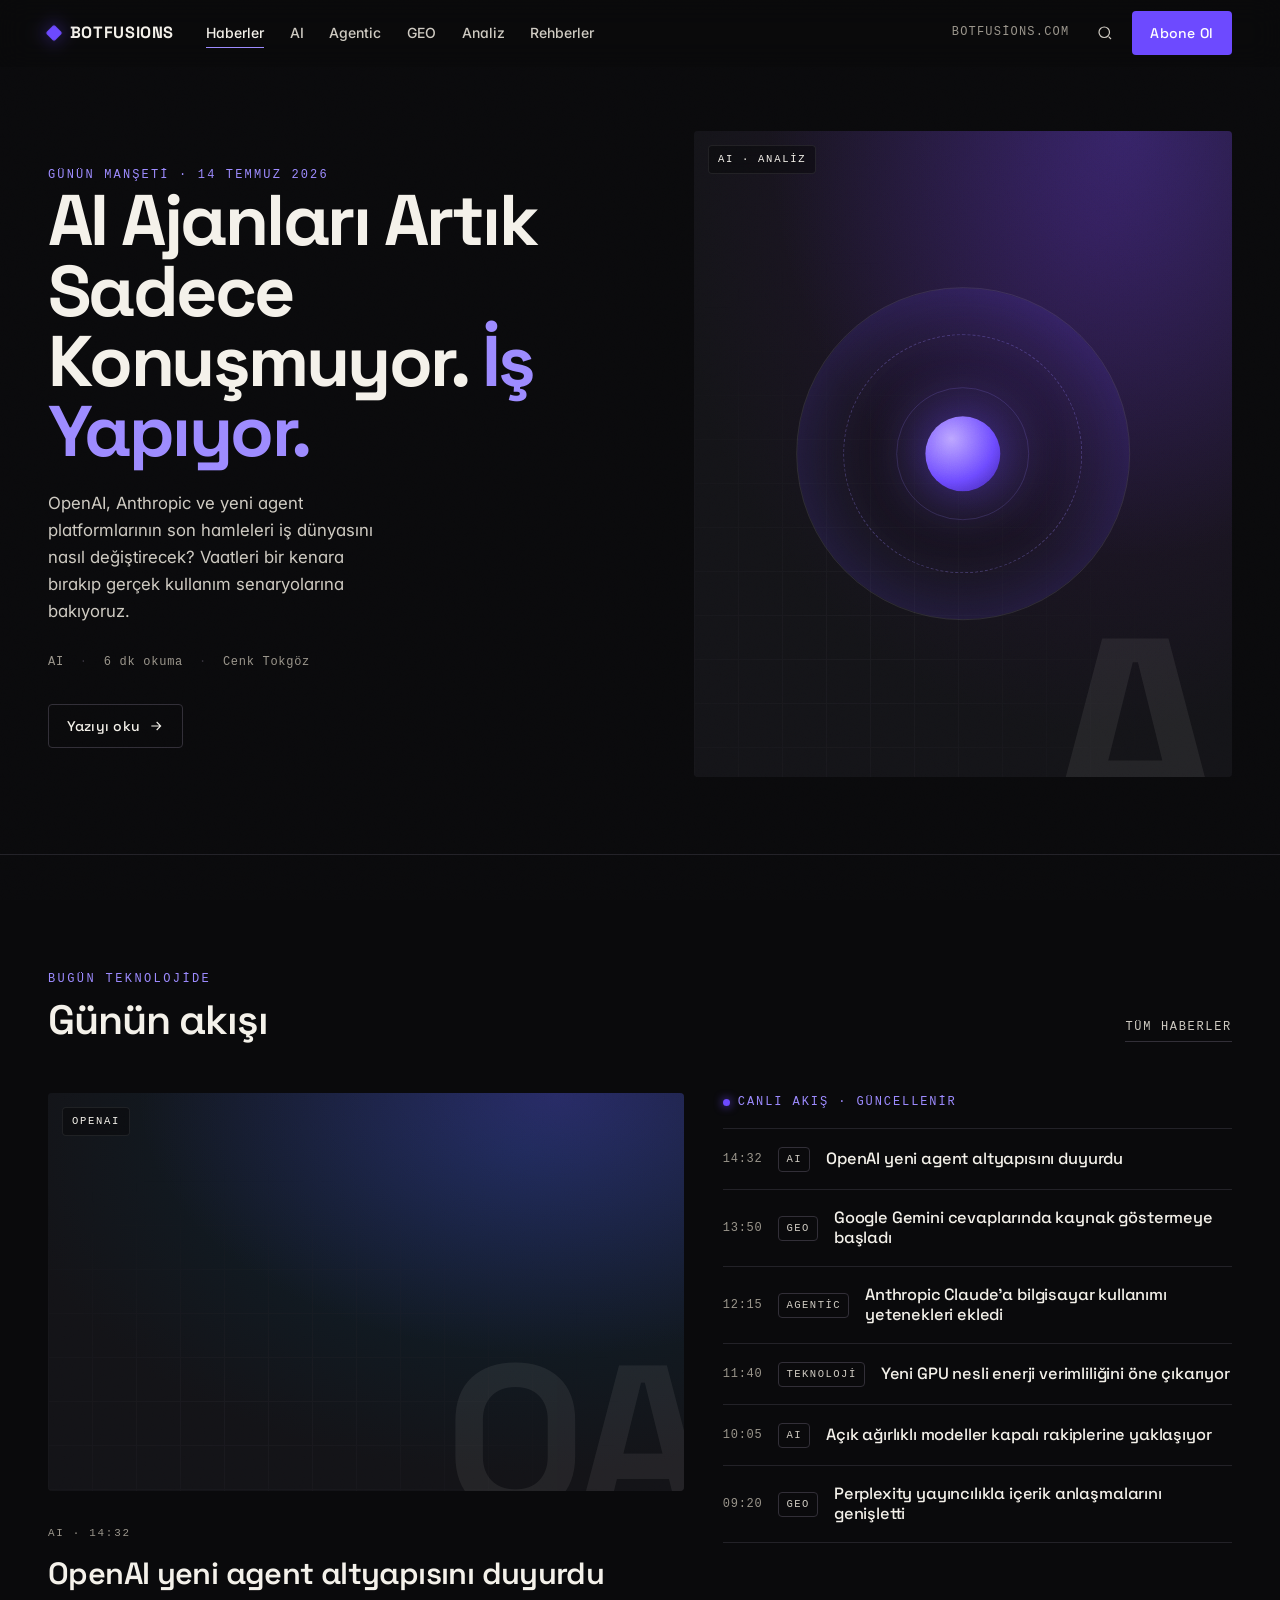
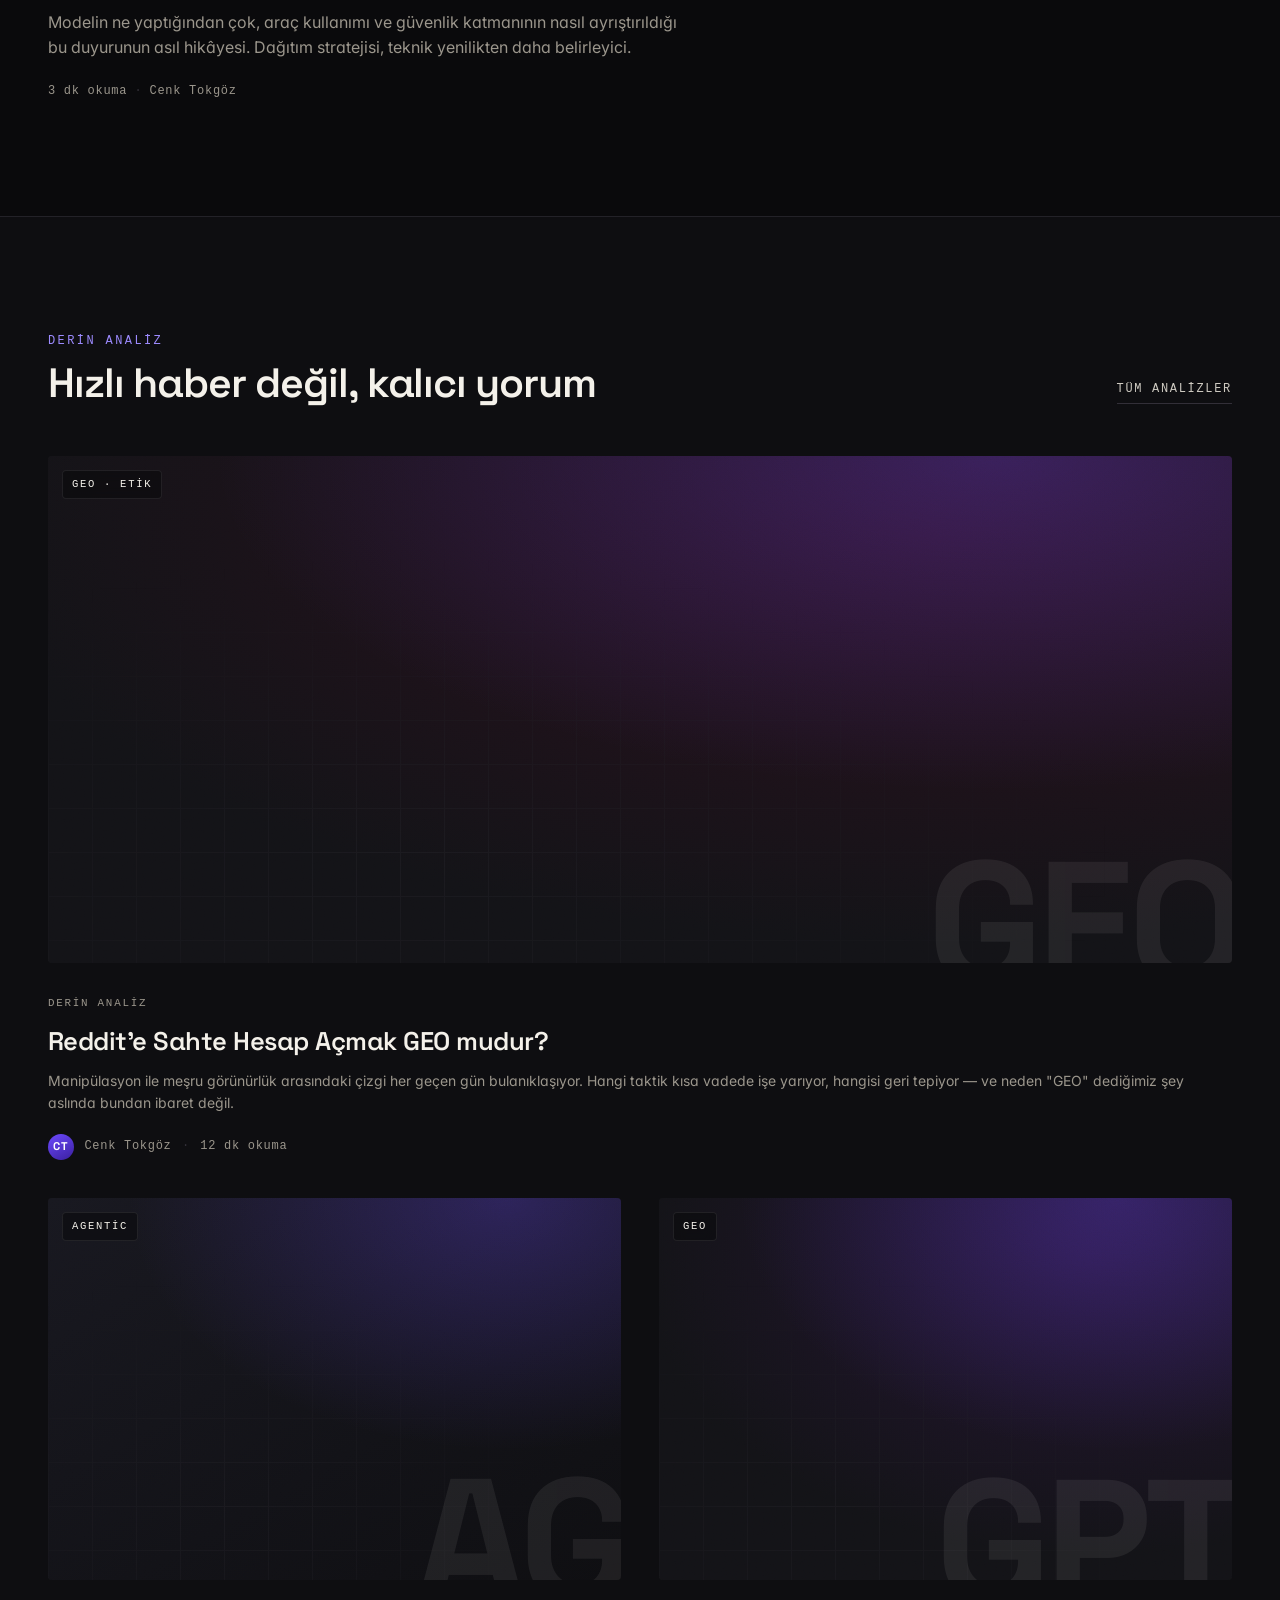
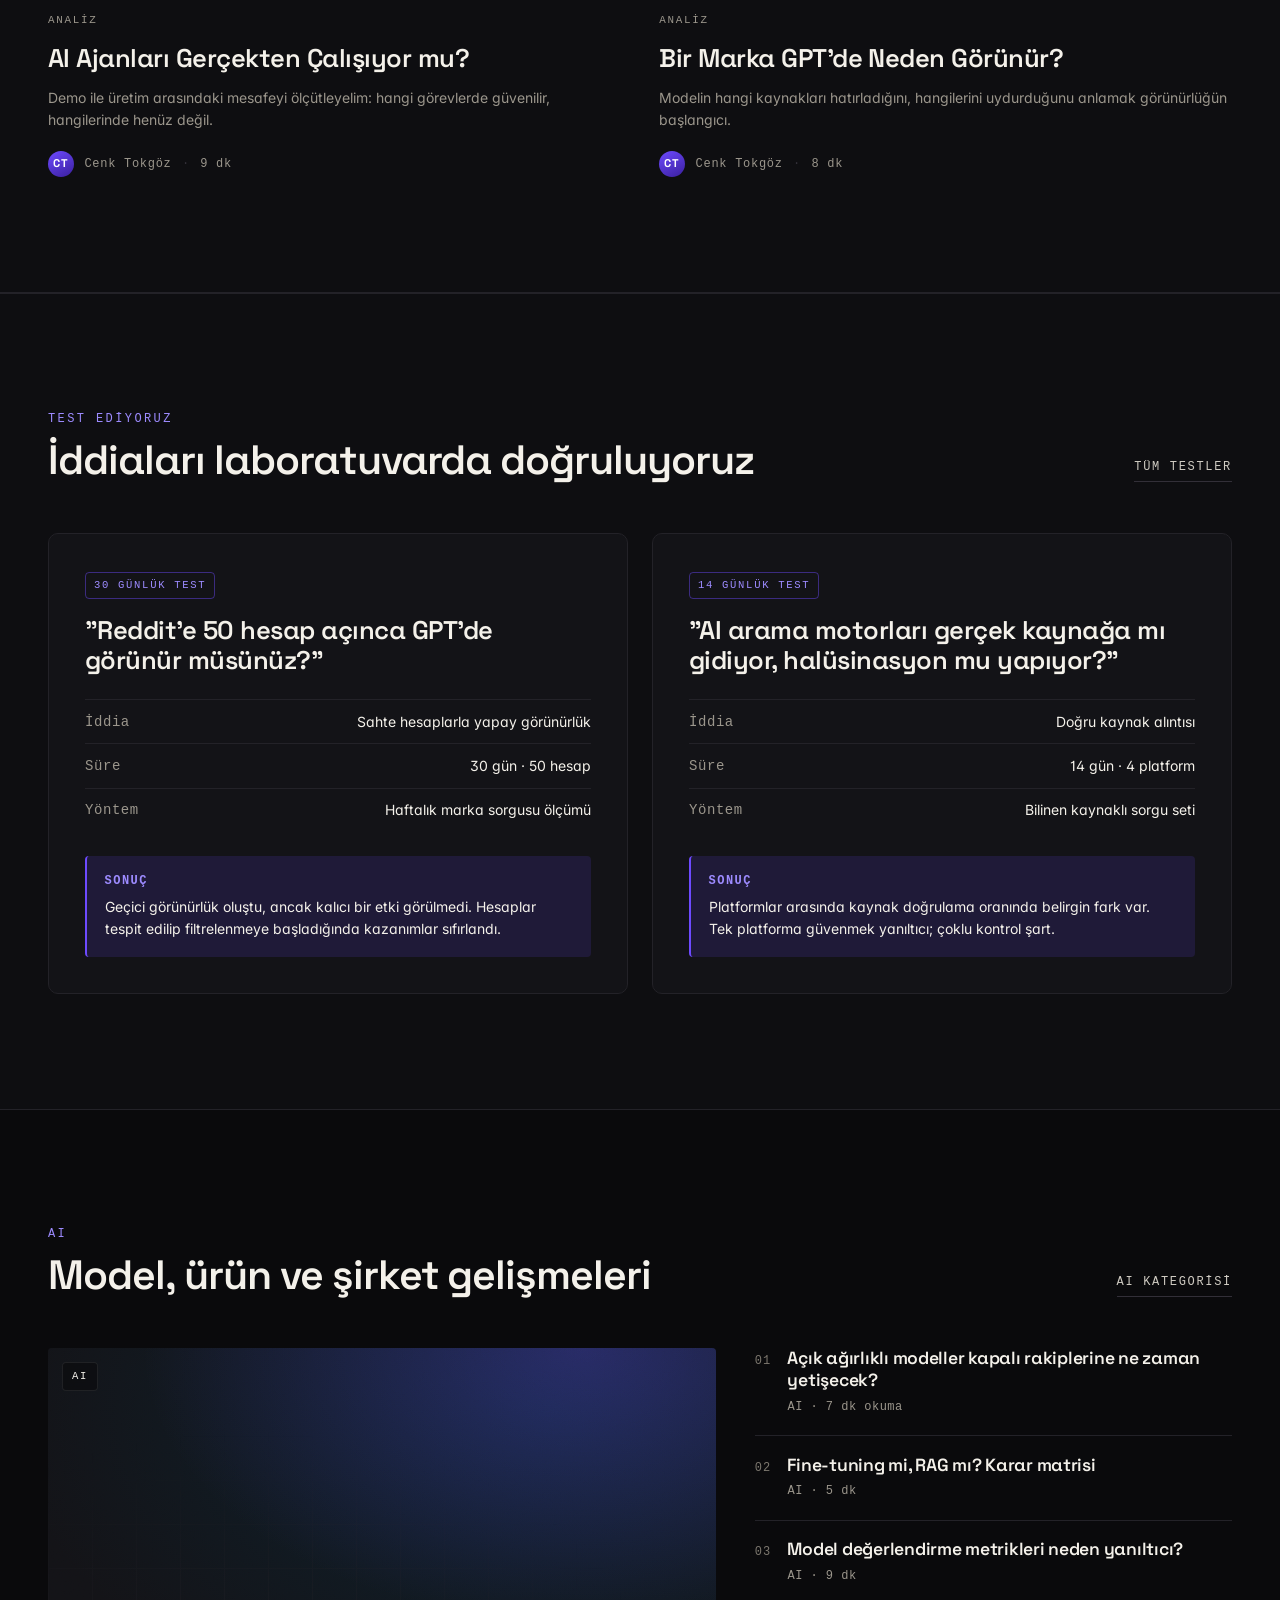
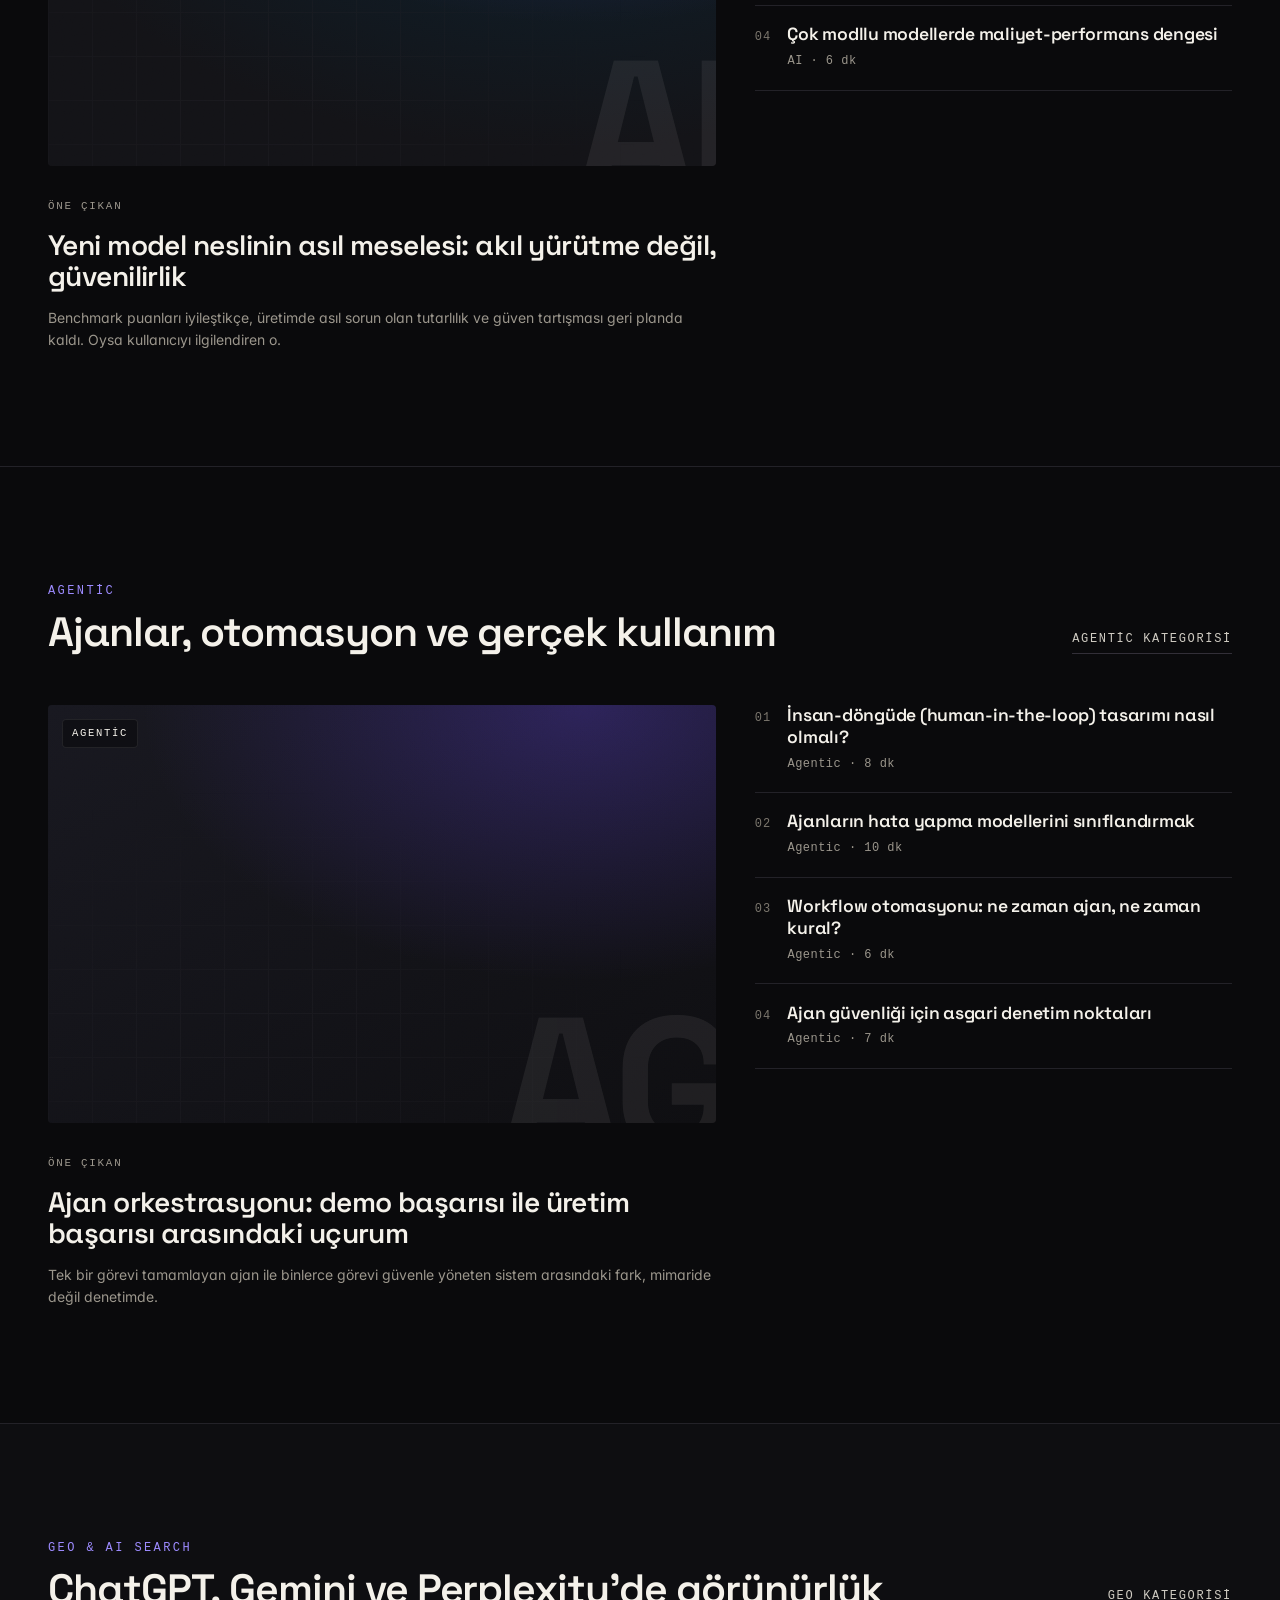
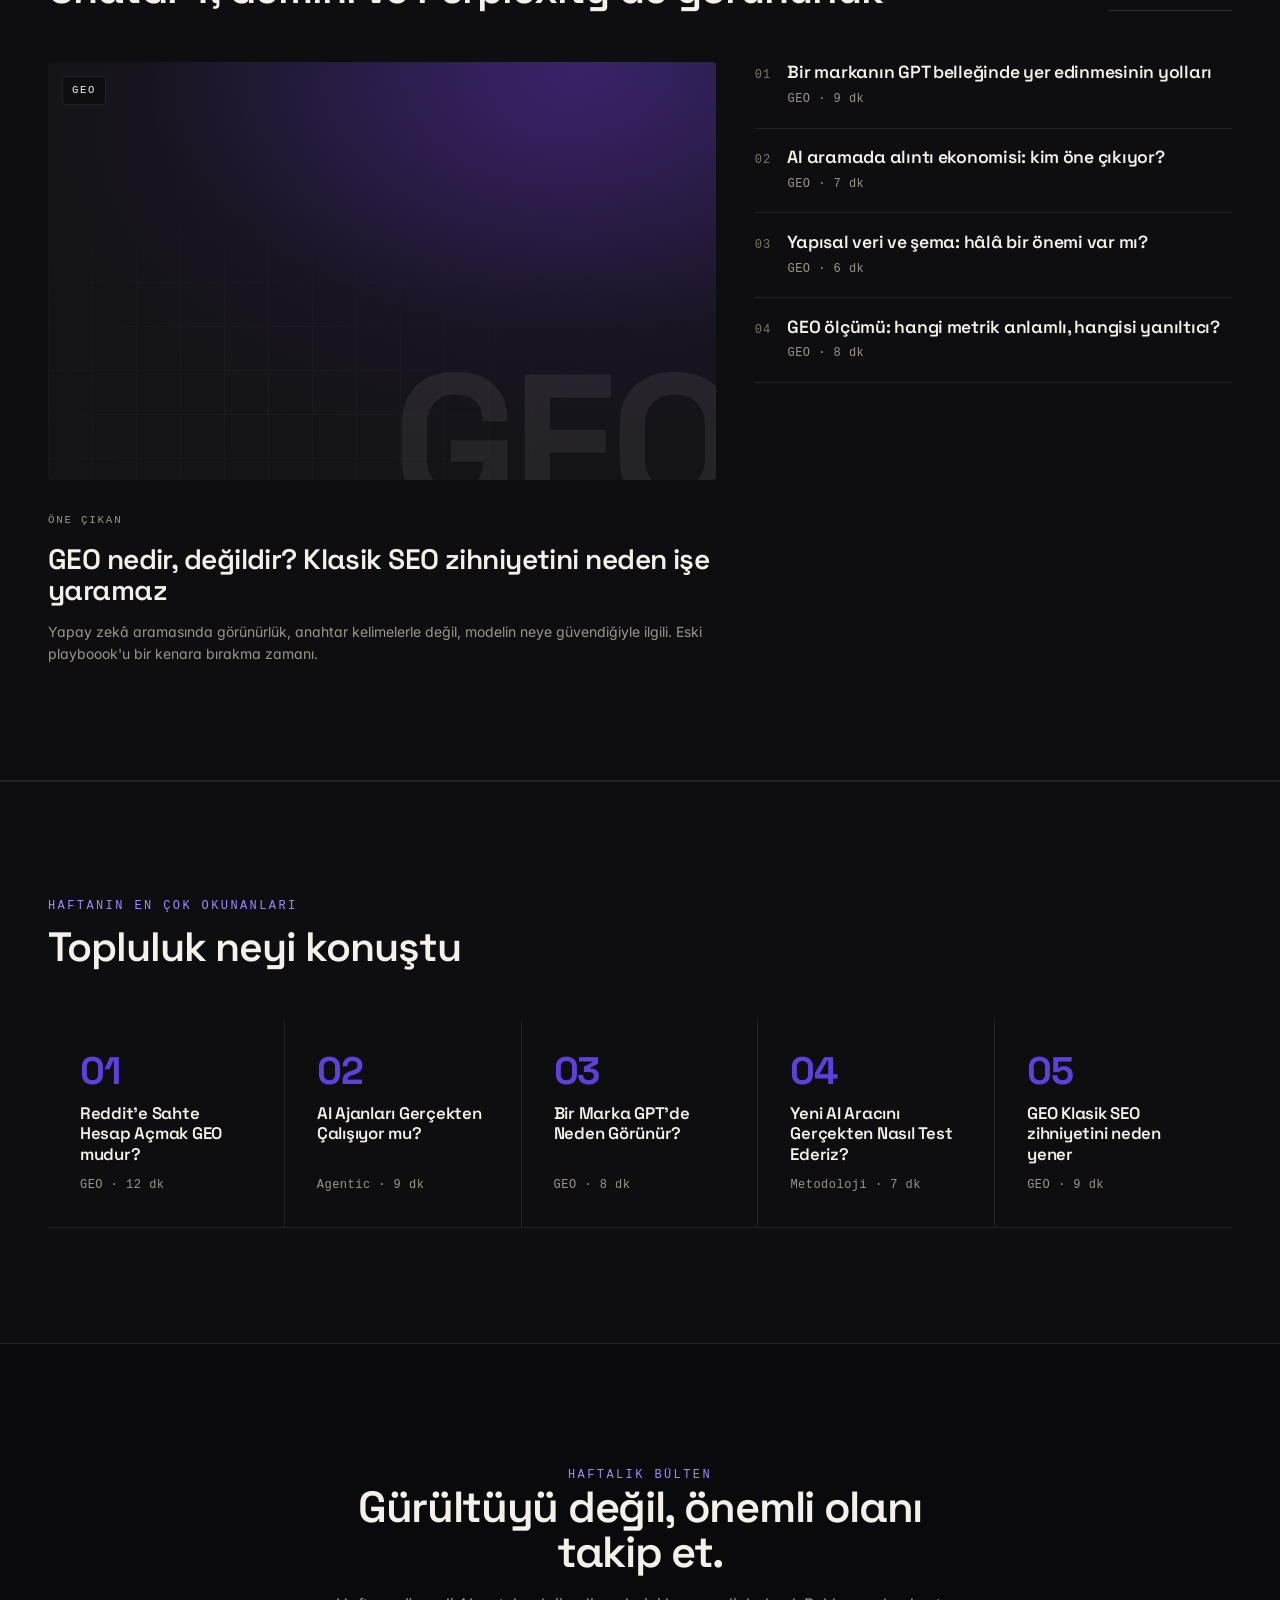
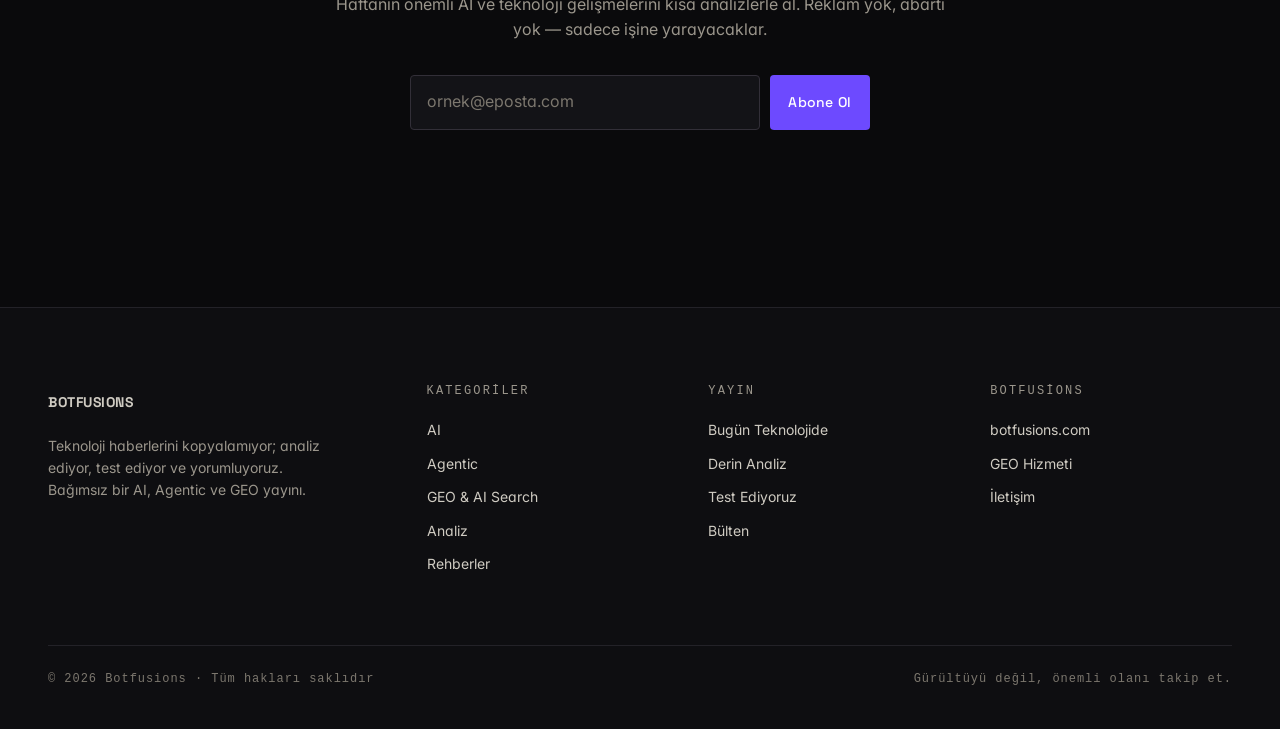
<file: index.html>
<!doctype html>
<html lang="tr">
<head>
  <meta charset="utf-8" />
  <meta name="viewport" content="width=device-width, initial-scale=1" />
  <link rel="canonical" href="https://yorum.botfusions.com/" />
  <link rel="icon" href="data:image/svg+xml,<svg xmlns='http://www.w3.org/2000/svg' viewBox='0 0 32 32'><rect width='32' height='32' rx='4' fill='%230a0a0c'/><rect x='11' y='11' width='10' height='10' fill='%236d4aff' transform='rotate(45 16 16)'/></svg>" />
  <meta name="author" content="Cenk Tokgöz" />
  <meta name="robots" content="index, follow, max-image-preview:large, max-snippet:-1" />
  <meta name="theme-color" content="#0a0a0c" />
  <meta property="og:type" content="website" />
  <meta property="og:site_name" content="Botfusions Insights" />
  <meta property="og:locale" content="tr_TR" />
  <meta property="og:url" content="https://yorum.botfusions.com/" />
  <meta property="og:title" content="Botfusions Insights — Teknoloji analiz, test ve yorum" />
  <meta property="og:description" content="AI, Agentic Systems ve GEO üzerine bağımsız bir teknoloji yayını. Gelişmeleri analiz eder, test eder, yorumlarız." />
  <meta name="twitter:card" content="summary" />
  <meta name="twitter:title" content="Botfusions Insights — Teknoloji analiz, test ve yorum" />
  <meta name="twitter:description" content="AI, Agentic Systems ve GEO üzerine bağımsız bir teknoloji yayını." />
  <script type="application/ld+json">
  {
    "@context": "https://schema.org",
    "@graph": [
      {
        "@type": "Organization",
        "@id": "https://botfusions.com/#organization",
        "name": "Botfusions",
        "url": "https://botfusions.com/"
      },
      {
        "@type": "WebSite",
        "@id": "https://yorum.botfusions.com/#website",
        "url": "https://yorum.botfusions.com/",
        "name": "Botfusions Insights",
        "description": "AI, Agentic Systems ve GEO üzerine bağımsız bir teknoloji yayını. Gelişmeleri analiz eder, test eder ve yorumlar.",
        "inLanguage": "tr-TR",
        "publisher": { "@id": "https://botfusions.com/#organization" }
      }
    ]
  }
  </script>
  <title>Botfusions Insights — Teknoloji analiz, test ve yorum</title>
  <meta name="description" content="Botfusions Insights: AI, Agentic Systems ve GEO üzerine bağımsız bir teknoloji yayını. Gelişmeleri aktarmıyoruz; analiz ediyor, test ediyor, yorumluyoruz." />
  <link rel="preconnect" href="https://fonts.googleapis.com">
  <link rel="preconnect" href="https://fonts.gstatic.com" crossorigin>
  <link href="https://fonts.googleapis.com/css2?family=Space+Grotesk:wght@400;500;600;700&family=Inter:wght@400;450;500;600&display=swap" rel="stylesheet">
  <link rel="stylesheet" href="css/base.css">
  <noscript><style>.reveal{opacity:1!important;transform:none!important}</style></noscript>
  <style>
    /* ---------- Homepage-specific layout ---------- */
    .hero {
      padding-top: clamp(2.5rem, 5vw, 4rem);
      padding-bottom: clamp(3rem, 6vw, 5rem);
    }
    .hero-grid {
      display: grid;
      grid-template-columns: 1.05fr 0.95fr;
      gap: clamp(1.5rem, 4vw, 3.5rem);
      align-items: center;
    }
    @media (max-width: 960px) { .hero-grid { grid-template-columns: 1fr; } }
    .hero-text .eyebrow { margin-bottom: 1.25rem; }
    .hero-title {
      font-size: var(--fs-display);
      font-weight: 700;
      letter-spacing: -0.035em;
      line-height: 0.98;
      margin-bottom: 1.5rem;
    }
    .hero-title em { font-style: normal; color: var(--accent-2); }
    .hero-dek { font-size: var(--fs-lead); max-width: 30ch; color: var(--fg-2); margin-bottom: 1.75rem; }
    .hero-meta { display: flex; align-items: center; gap: 1rem; flex-wrap: wrap; margin-bottom: 2rem; }
    .hero-cta { display: inline-flex; align-items: center; gap: 0.5rem; }

    .hero-cover { aspect-ratio: 5 / 6; min-height: 420px; }
    .hero-cover .mono-mark { font-size: 18rem; right: -3rem; bottom: -5rem; }
    .hero-cover .ring {
      position: absolute; left: 50%; top: 50%; transform: translate(-50%, -50%);
      width: 62%; aspect-ratio: 1; border-radius: 50%;
      border: 1px solid rgba(255,255,255,0.10);
      box-shadow: inset 0 0 80px rgba(109,74,255,0.25);
    }
    .hero-cover .ring::before, .hero-cover .ring::after {
      content: ''; position: absolute; inset: 14%; border-radius: 50%;
      border: 1px dashed rgba(157,139,255,0.30);
    }
    .hero-cover .ring::after { inset: 30%; border-style: solid; border-color: rgba(157,139,255,0.18); }
    .hero-cover .core {
      position: absolute; left: 50%; top: 50%; transform: translate(-50%, -50%);
      width: 14%; aspect-ratio: 1; border-radius: 50%;
      background: radial-gradient(circle at 35% 30%, #c0aaff, var(--accent) 60%, #3a1f9e);
      box-shadow: 0 0 60px rgba(109,74,255,0.65);
    }

    /* ---------- Bugün Teknolojide ---------- */
    .today-grid {
      display: grid;
      grid-template-columns: 1.25fr 1fr;
      gap: clamp(1.5rem, 3vw, 3rem);
    }
    @media (max-width: 920px) { .today-grid { grid-template-columns: 1fr; } }
    .today-feature .cover { aspect-ratio: 16/10; margin-bottom: 1.25rem; }
    .today-feature .cover .mono-mark { font-size: 13rem; right: -1rem; bottom: -2rem; }
    .today-feature .card-title { font-size: clamp(1.5rem, 2.4vw, 2.1rem); }
    .today-feature .card-dek { font-size: var(--fs-body); margin-top: 0.25rem; }

    .ticker { display: flex; flex-direction: column; }
    .ticker-item {
      display: grid;
      grid-template-columns: auto auto 1fr;
      gap: 1rem;
      align-items: center;
      padding: 1.1rem 0;
      border-top: 1px solid var(--border);
    }
    .ticker-item:last-child { border-bottom: 1px solid var(--border); }
    .ticker-time { font-family: var(--font-mono); font-size: var(--fs-xs); color: var(--fg-3); letter-spacing: 0.06em; white-space: nowrap; }
    .ticker-cat {
      font-family: var(--font-mono); font-size: 0.66rem; letter-spacing: 0.14em; text-transform: uppercase;
      color: var(--fg-2); border: 1px solid var(--border-2); padding: 3px 7px; border-radius: var(--radius); white-space: nowrap;
    }
    .ticker-title { font-family: var(--font-display); font-weight: 500; font-size: 1.02rem; line-height: 1.25; letter-spacing: -0.01em; transition: color var(--dur) var(--ease); }
    a.ticker-item:hover .ticker-title { color: var(--accent-2); }
    .ticker-flash {
      display: inline-flex; align-items: center; gap: 0.5rem;
      font-family: var(--font-mono); font-size: var(--fs-xs); letter-spacing: 0.16em; text-transform: uppercase;
      color: var(--accent-2); margin-bottom: 1rem;
    }
    .live-dot { width: 7px; height: 7px; border-radius: 50%; background: var(--accent); box-shadow: 0 0 10px var(--accent); animation: pulse 2s var(--ease) infinite; }
    @keyframes pulse { 0%,100% { opacity: 1; } 50% { opacity: 0.35; } }

    /* ---------- Derin Analiz ---------- */
    .analysis-grid { display: grid; grid-template-columns: repeat(2, 1fr); gap: clamp(1.5rem, 3vw, 2.75rem) clamp(1.5rem, 3vw, 3rem); }
    @media (max-width: 760px) { .analysis-grid { grid-template-columns: 1fr; } }
    .analysis-card .cover { aspect-ratio: 3/2; margin-bottom: 1.1rem; }
    .analysis-card .cover .mono-mark { font-size: 11rem; right: -0.5rem; bottom: -2rem; }
    .analysis-card .card-title { font-size: clamp(1.35rem, 2vw, 1.7rem); }
    .analysis-card .byline { display: flex; align-items: center; gap: 0.65rem; margin-top: 0.4rem; }
    .byline-avatar { width: 26px; height: 26px; border-radius: 50%; background: linear-gradient(150deg, var(--accent), #3a1f9e); flex-shrink: 0; display: grid; place-items: center; font-family: var(--font-display); font-weight: 700; font-size: 0.7rem; color: #fff; }
    .analysis-card.is-wide { grid-column: 1 / -1; }
    .analysis-card.is-wide .cover { aspect-ratio: 21/9; }

    /* ---------- Test Ediyoruz ---------- */
    .test-band { background: var(--bg-2); border-block: 1px solid var(--border); }
    .test-grid { display: grid; grid-template-columns: repeat(2, 1fr); gap: 1.5rem; }
    @media (max-width: 820px) { .test-grid { grid-template-columns: 1fr; } }
    .test-card {
      position: relative;
      padding: clamp(1.5rem, 3vw, 2.25rem);
      border: 1px solid var(--border);
      border-radius: var(--radius-lg);
      background:
        linear-gradient(var(--surface), var(--surface)) padding-box,
        repeating-linear-gradient(135deg, transparent 0 14px, rgba(157,139,255,0.05) 14px 15px);
      overflow: hidden;
    }
    .test-card .tag {
      font-family: var(--font-mono); font-size: 0.66rem; letter-spacing: 0.16em; text-transform: uppercase;
      color: var(--accent-2); border: 1px solid var(--accent-line); padding: 4px 8px; border-radius: var(--radius); display: inline-block;
    }
    .test-claim { font-family: var(--font-display); font-weight: 600; font-size: clamp(1.25rem, 2vw, 1.6rem); line-height: 1.18; letter-spacing: -0.02em; margin: 1rem 0 1.5rem; color: var(--fg); }
    .test-row { display: flex; justify-content: space-between; gap: 1rem; padding: 0.65rem 0; border-top: 1px solid var(--border); font-size: var(--fs-sm); }
    .test-row .k { color: var(--fg-3); font-family: var(--font-mono); letter-spacing: 0.04em; }
    .test-row .v { color: var(--fg); text-align: right; }
    .test-result {
      margin-top: 1.5rem; padding: 1rem 1.1rem; border-radius: var(--radius);
      background: var(--accent-soft); border-left: 2px solid var(--accent);
      font-size: var(--fs-sm); color: var(--fg);
    }
    .test-result b { color: var(--accent-2); font-family: var(--font-mono); font-size: var(--fs-xs); letter-spacing: 0.12em; text-transform: uppercase; display: block; margin-bottom: 0.3rem; font-weight: 600; }

    /* ---------- Category rails ---------- */
    .rail-grid { display: grid; grid-template-columns: 1.4fr 1fr; gap: clamp(1.5rem, 3vw, 3rem); align-items: start; }
    @media (max-width: 880px) { .rail-grid { grid-template-columns: 1fr; } }
    .rail-lead .cover { aspect-ratio: 16/10; margin-bottom: 1.1rem; }
    .rail-lead .cover .mono-mark { font-size: 12rem; right: -1rem; bottom: -2.5rem; }
    .rail-lead .card-title { font-size: clamp(1.4rem, 2.2vw, 1.85rem); }
    .rail-list { display: flex; flex-direction: column; }
    .rail-list a {
      display: grid; grid-template-columns: auto 1fr; gap: 1rem; align-items: flex-start;
      padding: 1.15rem 0; border-top: 1px solid var(--border);
    }
    .rail-list a:first-child { border-top: 0; padding-top: 0; }
    .rail-list a:last-child { border-bottom: 1px solid var(--border); }
    .rail-num { font-family: var(--font-mono); font-size: var(--fs-xs); color: var(--muted); letter-spacing: 0.1em; padding-top: 4px; }
    .rail-title { font-family: var(--font-display); font-weight: 600; font-size: 1.1rem; line-height: 1.22; letter-spacing: -0.015em; transition: color var(--dur) var(--ease); }
    .rail-list a:hover .rail-title { color: var(--accent-2); }
    .rail-meta { font-family: var(--font-mono); font-size: var(--fs-xs); color: var(--fg-3); letter-spacing: 0.04em; margin-top: 0.4rem; }

    /* ---------- Most read ---------- */
    .read-band { background: var(--bg-2); border-block: 1px solid var(--border); }
    .read-grid { display: grid; grid-template-columns: repeat(5, 1fr); gap: 0; counter-reset: rd; }
    @media (max-width: 980px) { .read-grid { grid-template-columns: repeat(2, 1fr); } }
    @media (max-width: 560px) { .read-grid { grid-template-columns: 1fr; } }
    .read-item { padding: clamp(1.25rem, 2.5vw, 2rem); border-right: 1px solid var(--border); border-bottom: 1px solid var(--border); display: flex; flex-direction: column; gap: 0.75rem; transition: background var(--dur) var(--ease); }
    .read-item:last-child { border-right: 0; }
    @media (max-width: 980px) { .read-item:nth-child(2n) { border-right: 0; } }
    @media (max-width: 560px) { .read-item { border-right: 0; } }
    .read-item:hover { background: var(--surface); }
    .read-num { font-family: var(--font-display); font-weight: 700; font-size: clamp(1.8rem, 3vw, 2.6rem); color: var(--accent); opacity: 0.85; letter-spacing: -0.03em; line-height: 1; }
    .read-title { font-family: var(--font-display); font-weight: 600; font-size: 1.05rem; line-height: 1.22; letter-spacing: -0.015em; transition: color var(--dur) var(--ease); }
    .read-item:hover .read-title { color: var(--accent-2); }
    .read-meta { font-family: var(--font-mono); font-size: var(--fs-xs); color: var(--fg-3); letter-spacing: 0.04em; margin-top: auto; }

    /* ---------- Newsletter ---------- */
    .nl { text-align: center; max-width: 640px; margin-inline: auto; }
    .nl h2 { font-size: clamp(1.8rem, 3.4vw, 2.8rem); letter-spacing: -0.03em; margin-bottom: 1rem; }
    .nl p { color: var(--fg-3); margin-bottom: 2rem; }
    .nl form { display: flex; gap: 0.6rem; max-width: 460px; margin-inline: auto; }
    @media (max-width: 480px) { .nl form { flex-direction: column; } }
    .nl input { flex: 1; }
    .nl-note { font-family: var(--font-mono); font-size: var(--fs-xs); letter-spacing: 0.06em; color: var(--fg-3); margin-top: 1rem; min-height: 1.2em; }
  </style>
</head>
<body>

  <!-- ===== Header ===== -->
  <header class="header">
    <div class="header-inner">
      <a href="index.html" class="brand" aria-label="Botfusions Insights ana sayfa">
        <span class="mark" aria-hidden="true"></span> BOTFUSIONS
      </a>
      <nav class="nav" aria-label="Birincil navigasyon">
        <a href="#bugun">Haberler</a>
        <a href="#ai">AI</a>
        <a href="#agentic">Agentic</a>
        <a href="category.html">GEO</a>
        <a href="#analiz">Analiz</a>
        <a href="#rehberler">Rehberler</a>
      </nav>
      <div class="header-actions">
        <a class="ext-link" href="#newsletter">botfusions.com</a>
        <button class="icon-btn" data-search-open aria-label="Ara">
          <svg viewBox="0 0 24 24" fill="none" stroke="currentColor"><circle cx="11" cy="11" r="7"/><path d="m20 20-3.2-3.2"/></svg>
        </button>
        <a class="btn btn--primary" href="#newsletter">Abone Ol</a>
        <button class="icon-btn menu-btn" aria-label="Menü" aria-expanded="false">
          <svg viewBox="0 0 24 24" fill="none" stroke="currentColor"><path d="M3 6h18M3 12h18M3 18h18"/></svg>
        </button>
      </div>
    </div>
  </header>

  <!-- ===== Mobile nav ===== -->
  <nav class="mobile-nav" aria-label="Mobil navigasyon">
    <a href="#bugun">Haberler</a>
    <a href="#ai">AI</a>
    <a href="#agentic">Agentic</a>
    <a href="category.html">GEO &amp; AI Search</a>
    <a href="#analiz">Analiz</a>
    <a href="#rehberler">Rehberler</a>
    <a href="#newsletter" style="border:0;color:var(--accent-2);margin-top:1rem">Abone Ol →</a>
  </nav>

  <!-- ===== Search overlay ===== -->
  <div class="search-overlay" role="dialog" aria-modal="true" aria-label="Arama">
    <button class="icon-btn search-close" data-search-close aria-label="Kapat">
      <svg viewBox="0 0 24 24" fill="none" stroke="currentColor"><path d="M6 6l12 12M18 6 6 18"/></svg>
    </button>
    <div class="search-box">
      <input type="text" placeholder="Ara: GEO, ajanlar, modeller…" aria-label="Arama metni">
      <p class="search-hint">ENTER ile ara · ESC ile kapat</p>
    </div>
  </div>

  <main>

    <!-- ===== Hero / Günün Manşeti ===== -->
    <section class="hero section" id="bugun">
      <div class="container-wide container">
        <div class="hero-grid">
          <div class="hero-text reveal">
            <span class="eyebrow eyebrow--accent">Günün Manşeti · 14 Temmuz 2026</span>
            <h1 class="hero-title">AI Ajanları Artık Sadece Konuşmuyor. <em>İş Yapıyor.</em></h1>
            <p class="hero-dek">OpenAI, Anthropic ve yeni agent platformlarının son hamleleri iş dünyasını nasıl değiştirecek? Vaatleri bir kenara bırakıp gerçek kullanım senaryolarına bakıyoruz.</p>
            <div class="hero-meta meta">
              <span>AI</span><span class="sep">·</span>
              <span>6 dk okuma</span><span class="sep">·</span>
              <span>Cenk Tokgöz</span>
            </div>
            <a href="article.html" class="hero-cta btn btn--ghost">
              Yazıyı oku
              <svg viewBox="0 0 24 24" width="16" height="16" fill="none" stroke="currentColor" stroke-width="1.6"><path d="M5 12h14M13 6l6 6-6 6"/></svg>
            </a>
          </div>
          <a href="article.html" class="cover cover--violet hero-cover reveal" data-delay="1" aria-label="AI ajanları kapak yazısı">
            <span class="tag">AI · Analiz</span>
            <span class="grid-lines"></span>
            <span class="mono-mark">AI</span>
            <span class="ring"></span>
            <span class="core"></span>
            <span class="gloss"></span>
          </a>
        </div>
      </div>
    </section>

    <hr class="divider">

    <!-- ===== Bugün Teknolojide ===== -->
    <section class="section">
      <div class="container-wide container">
        <div class="section-head reveal">
          <div class="stack">
            <span class="section-kicker">Bugün Teknolojide</span>
            <h2 class="section-title">Günün akışı</h2>
          </div>
          <a href="#bugun" class="more-link">Tüm haberler</a>
        </div>

        <div class="today-grid">
          <a href="article.html" class="today-feature card reveal">
            <div class="cover cover--cyan">
              <span class="tag">OpenAI</span>
              <span class="grid-lines"></span>
              <span class="mono-mark">OA</span>
              <span class="gloss"></span>
            </div>
            <span class="card-cat">AI · 14:32</span>
            <h3 class="card-title">OpenAI yeni agent altyapısını duyurdu</h3>
            <p class="card-dek">Modelin ne yaptığından çok, araç kullanımı ve güvenlik katmanının nasıl ayrıştırıldığı bu duyurunun asıl hikâyesi. Dağıtım stratejisi, teknik yenilikten daha belirleyici.</p>
            <span class="meta" style="margin-top:0.5rem"><span>3 dk okuma</span><span class="sep">·</span><span>Cenk Tokgöz</span></span>
          </a>

          <div class="ticker reveal" data-delay="1">
            <span class="ticker-flash"><span class="live-dot"></span> Canlı akış · güncellenir</span>
            <a class="ticker-item" href="article.html">
              <span class="ticker-time">14:32</span>
              <span class="ticker-cat">AI</span>
              <span class="ticker-title">OpenAI yeni agent altyapısını duyurdu</span>
            </a>
            <a class="ticker-item" href="article.html">
              <span class="ticker-time">13:50</span>
              <span class="ticker-cat">GEO</span>
              <span class="ticker-title">Google Gemini cevaplarında kaynak göstermeye başladı</span>
            </a>
            <a class="ticker-item" href="article.html">
              <span class="ticker-time">12:15</span>
              <span class="ticker-cat">Agentic</span>
              <span class="ticker-title">Anthropic Claude'a bilgisayar kullanımı yetenekleri ekledi</span>
            </a>
            <a class="ticker-item" href="article.html">
              <span class="ticker-time">11:40</span>
              <span class="ticker-cat">Teknoloji</span>
              <span class="ticker-title">Yeni GPU nesli enerji verimliliğini öne çıkarıyor</span>
            </a>
            <a class="ticker-item" href="article.html">
              <span class="ticker-time">10:05</span>
              <span class="ticker-cat">AI</span>
              <span class="ticker-title">Açık ağırlıklı modeller kapalı rakiplerine yaklaşıyor</span>
            </a>
            <a class="ticker-item" href="article.html">
              <span class="ticker-time">09:20</span>
              <span class="ticker-cat">GEO</span>
              <span class="ticker-title">Perplexity yayıncılıkla içerik anlaşmalarını genişletti</span>
            </a>
          </div>
        </div>
      </div>
    </section>

    <!-- ===== Derin Analiz ===== -->
    <section class="section" id="analiz" style="background:var(--bg-2);border-block:1px solid var(--border)">
      <div class="container-wide container">
        <div class="section-head reveal">
          <div class="stack">
            <span class="section-kicker">Derin Analiz</span>
            <h2 class="section-title">Hızlı haber değil, kalıcı yorum</h2>
          </div>
          <a href="#analiz" class="more-link">Tüm analizler</a>
        </div>

        <div class="analysis-grid">
          <a href="article.html" class="analysis-card is-wide card reveal">
            <div class="cover cover--rose">
              <span class="tag">GEO · Etik</span>
              <span class="grid-lines"></span>
              <span class="mono-mark">GEO</span>
              <span class="gloss"></span>
            </div>
            <span class="card-cat">Derin Analiz</span>
            <h3 class="card-title">Reddit'e Sahte Hesap Açmak GEO mudur?</h3>
            <p class="card-dek">Manipülasyon ile meşru görünürlük arasındaki çizgi her geçen gün bulanıklaşıyor. Hangi taktik kısa vadede işe yarıyor, hangisi geri tepiyor — ve neden "GEO" dediğimiz şey aslında bundan ibaret değil.</p>
            <div class="byline meta">
              <span class="byline-avatar">CT</span>
              <span>Cenk Tokgöz</span><span class="sep">·</span><span>12 dk okuma</span>
            </div>
          </a>

          <a href="article.html" class="analysis-card card reveal">
            <div class="cover cover--ink">
              <span class="tag">Agentic</span>
              <span class="grid-lines"></span>
              <span class="mono-mark">AG</span>
              <span class="gloss"></span>
            </div>
            <span class="card-cat">Analiz</span>
            <h3 class="card-title">AI Ajanları Gerçekten Çalışıyor mu?</h3>
            <p class="card-dek">Demo ile üretim arasındaki mesafeyi ölçütleyelim: hangi görevlerde güvenilir, hangilerinde henüz değil.</p>
            <div class="byline meta"><span class="byline-avatar">CT</span><span>Cenk Tokgöz</span><span class="sep">·</span><span>9 dk</span></div>
          </a>

          <a href="article.html" class="analysis-card card reveal" data-delay="1">
            <div class="cover cover--violet">
              <span class="tag">GEO</span>
              <span class="grid-lines"></span>
              <span class="mono-mark">GPT</span>
              <span class="gloss"></span>
            </div>
            <span class="card-cat">Analiz</span>
            <h3 class="card-title">Bir Marka GPT'de Neden Görünür?</h3>
            <p class="card-dek">Modelin hangi kaynakları hatırladığını, hangilerini uydurduğunu anlamak görünürlüğün başlangıcı.</p>
            <div class="byline meta"><span class="byline-avatar">CT</span><span>Cenk Tokgöz</span><span class="sep">·</span><span>8 dk</span></div>
          </a>
        </div>
      </div>
    </section>

    <!-- ===== Test Ediyoruz ===== -->
    <section class="section test-band">
      <div class="container-wide container">
        <div class="section-head reveal">
          <div class="stack">
            <span class="section-kicker">Test Ediyoruz</span>
            <h2 class="section-title">İddiaları laboratuvarda doğruluyoruz</h2>
          </div>
          <a href="#analiz" class="more-link">Tüm testler</a>
        </div>

        <div class="test-grid">
          <article class="test-card reveal">
            <span class="tag">30 Günlük Test</span>
            <h3 class="test-claim">"Reddit'e 50 hesap açınca GPT'de görünür müsünüz?"</h3>
            <div class="test-row"><span class="k">İddia</span><span class="v">Sahte hesaplarla yapay görünürlük</span></div>
            <div class="test-row"><span class="k">Süre</span><span class="v">30 gün · 50 hesap</span></div>
            <div class="test-row"><span class="k">Yöntem</span><span class="v">Haftalık marka sorgusu ölçümü</span></div>
            <div class="test-result">
              <b>Sonuç</b>
              Geçici görünürlük oluştu, ancak kalıcı bir etki görülmedi. Hesaplar tespit edilip filtrelenmeye başladığında kazanımlar sıfırlandı.
            </div>
          </article>

          <article class="test-card reveal" data-delay="1">
            <span class="tag">14 Günlük Test</span>
            <h3 class="test-claim">"AI arama motorları gerçek kaynağa mı gidiyor, halüsinasyon mu yapıyor?"</h3>
            <div class="test-row"><span class="k">İddia</span><span class="v">Doğru kaynak alıntısı</span></div>
            <div class="test-row"><span class="k">Süre</span><span class="v">14 gün · 4 platform</span></div>
            <div class="test-row"><span class="k">Yöntem</span><span class="v">Bilinen kaynaklı sorgu seti</span></div>
            <div class="test-result">
              <b>Sonuç</b>
              Platformlar arasında kaynak doğrulama oranında belirgin fark var. Tek platforma güvenmek yanıltıcı; çoklu kontrol şart.
            </div>
          </article>
        </div>
      </div>
    </section>

    <!-- ===== AI ===== -->
    <section class="section" id="ai">
      <div class="container-wide container">
        <div class="section-head reveal">
          <div class="stack">
            <span class="section-kicker">AI</span>
            <h2 class="section-title">Model, ürün ve şirket gelişmeleri</h2>
          </div>
          <a href="category.html" class="more-link">AI kategorisi</a>
        </div>
        <div class="rail-grid">
          <a href="article.html" class="rail-lead card reveal">
            <div class="cover cover--cyan"><span class="tag">AI</span><span class="grid-lines"></span><span class="mono-mark">AI</span><span class="gloss"></span></div>
            <span class="card-cat">Öne çıkan</span>
            <h3 class="card-title">Yeni model neslinin asıl meselesi: akıl yürütme değil, güvenilirlik</h3>
            <p class="card-dek">Benchmark puanları iyileştikçe, üretimde asıl sorun olan tutarlılık ve güven tartışması geri planda kaldı. Oysa kullanıcıyı ilgilendiren o.</p>
          </a>
          <div class="rail-list reveal" data-delay="1">
            <a href="article.html"><span class="rail-num">01</span><div><div class="rail-title">Açık ağırlıklı modeller kapalı rakiplerine ne zaman yetişecek?</div><div class="rail-meta">AI · 7 dk okuma</div></div></a>
            <a href="article.html"><span class="rail-num">02</span><div><div class="rail-title">Fine-tuning mi, RAG mı? Karar matrisi</div><div class="rail-meta">AI · 5 dk</div></div></a>
            <a href="article.html"><span class="rail-num">03</span><div><div class="rail-title">Model değerlendirme metrikleri neden yanıltıcı?</div><div class="rail-meta">AI · 9 dk</div></div></a>
            <a href="article.html"><span class="rail-num">04</span><div><div class="rail-title">Çok modllu modellerde maliyet-performans dengesi</div><div class="rail-meta">AI · 6 dk</div></div></a>
          </div>
        </div>
      </div>
    </section>

    <hr class="divider">

    <!-- ===== Agentic ===== -->
    <section class="section" id="agentic">
      <div class="container-wide container">
        <div class="section-head reveal">
          <div class="stack">
            <span class="section-kicker">Agentic</span>
            <h2 class="section-title">Ajanlar, otomasyon ve gerçek kullanım</h2>
          </div>
          <a href="category.html" class="more-link">Agentic kategorisi</a>
        </div>
        <div class="rail-grid">
          <a href="article.html" class="rail-lead card reveal">
            <div class="cover cover--ink"><span class="tag">Agentic</span><span class="grid-lines"></span><span class="mono-mark">AG</span><span class="gloss"></span></div>
            <span class="card-cat">Öne çıkan</span>
            <h3 class="card-title">Ajan orkestrasyonu: demo başarısı ile üretim başarısı arasındaki uçurum</h3>
            <p class="card-dek">Tek bir görevi tamamlayan ajan ile binlerce görevi güvenle yöneten sistem arasındaki fark, mimaride değil denetimde.</p>
          </a>
          <div class="rail-list reveal" data-delay="1">
            <a href="article.html"><span class="rail-num">01</span><div><div class="rail-title">İnsan-döngüde (human-in-the-loop) tasarımı nasıl olmalı?</div><div class="rail-meta">Agentic · 8 dk</div></div></a>
            <a href="article.html"><span class="rail-num">02</span><div><div class="rail-title">Ajanların hata yapma modellerini sınıflandırmak</div><div class="rail-meta">Agentic · 10 dk</div></div></a>
            <a href="article.html"><span class="rail-num">03</span><div><div class="rail-title">Workflow otomasyonu: ne zaman ajan, ne zaman kural?</div><div class="rail-meta">Agentic · 6 dk</div></div></a>
            <a href="article.html"><span class="rail-num">04</span><div><div class="rail-title">Ajan güvenliği için asgari denetim noktaları</div><div class="rail-meta">Agentic · 7 dk</div></div></a>
          </div>
        </div>
      </div>
    </section>

    <!-- ===== GEO & AI Search ===== -->
    <section class="section" id="geo" style="background:var(--bg-2);border-block:1px solid var(--border)">
      <div class="container-wide container">
        <div class="section-head reveal">
          <div class="stack">
            <span class="section-kicker">GEO &amp; AI Search</span>
            <h2 class="section-title">ChatGPT, Gemini ve Perplexity'de görünürlük</h2>
          </div>
          <a href="category.html" class="more-link">GEO kategorisi</a>
        </div>
        <div class="rail-grid">
          <a href="article.html" class="rail-lead card reveal">
            <div class="cover cover--violet"><span class="tag">GEO</span><span class="grid-lines"></span><span class="mono-mark">GEO</span><span class="gloss"></span></div>
            <span class="card-cat">Öne çıkan</span>
            <h3 class="card-title">GEO nedir, değildir? Klasik SEO zihniyetini neden işe yaramaz</h3>
            <p class="card-dek">Yapay zekâ aramasında görünürlük, anahtar kelimelerle değil, modelin neye güvendiğiyle ilgili. Eski playboook'u bir kenara bırakma zamanı.</p>
          </a>
          <div class="rail-list reveal" data-delay="1">
            <a href="article.html"><span class="rail-num">01</span><div><div class="rail-title">Bir markanın GPT belleğinde yer edinmesinin yolları</div><div class="rail-meta">GEO · 9 dk</div></div></a>
            <a href="article.html"><span class="rail-num">02</span><div><div class="rail-title">AI aramada alıntı ekonomisi: kim öne çıkıyor?</div><div class="rail-meta">GEO · 7 dk</div></div></a>
            <a href="article.html"><span class="rail-num">03</span><div><div class="rail-title">Yapısal veri ve şema: hâlâ bir önemi var mı?</div><div class="rail-meta">GEO · 6 dk</div></div></a>
            <a href="article.html"><span class="rail-num">04</span><div><div class="rail-title">GEO ölçümü: hangi metrik anlamlı, hangisi yanıltıcı?</div><div class="rail-meta">GEO · 8 dk</div></div></a>
          </div>
        </div>
      </div>
    </section>

    <!-- ===== Haftanın En Çok Okunanları ===== -->
    <section class="section read-band" id="rehberler">
      <div class="container-wide container">
        <div class="section-head reveal">
          <div class="stack">
            <span class="section-kicker">Haftanın En Çok Okunanları</span>
            <h2 class="section-title">Topluluk neyi konuştu</h2>
          </div>
        </div>
        <div class="read-grid reveal">
          <a href="article.html" class="read-item">
            <span class="read-num">01</span>
            <span class="read-title">Reddit'e Sahte Hesap Açmak GEO mudur?</span>
            <span class="read-meta">GEO · 12 dk</span>
          </a>
          <a href="article.html" class="read-item">
            <span class="read-num">02</span>
            <span class="read-title">AI Ajanları Gerçekten Çalışıyor mu?</span>
            <span class="read-meta">Agentic · 9 dk</span>
          </a>
          <a href="article.html" class="read-item">
            <span class="read-num">03</span>
            <span class="read-title">Bir Marka GPT'de Neden Görünür?</span>
            <span class="read-meta">GEO · 8 dk</span>
          </a>
          <a href="article.html" class="read-item">
            <span class="read-num">04</span>
            <span class="read-title">Yeni AI Aracını Gerçekten Nasıl Test Ederiz?</span>
            <span class="read-meta">Metodoloji · 7 dk</span>
          </a>
          <a href="article.html" class="read-item">
            <span class="read-num">05</span>
            <span class="read-title">GEO Klasik SEO zihniyetini neden yener</span>
            <span class="read-meta">GEO · 9 dk</span>
          </a>
        </div>
      </div>
    </section>

    <!-- ===== Newsletter ===== -->
    <section class="section" id="newsletter">
      <div class="container container-narrow">
        <div class="nl reveal">
          <span class="section-kicker">Haftalık Bülten</span>
          <h2>Gürültüyü değil, önemli olanı takip et.</h2>
          <p>Haftanın önemli AI ve teknoloji gelişmelerini kısa analizlerle al. Reklam yok, abartı yok — sadece işine yarayacaklar.</p>
          <form data-newsletter novalidate>
            <input class="input" type="email" name="email" placeholder="ornek@eposta.com" aria-label="E-posta adresi" required>
            <button class="btn btn--primary" type="submit">Abone Ol</button>
          </form>
          <p class="nl-note" data-newsletter-note></p>
        </div>
      </div>
    </section>

  </main>

  <!-- ===== Footer ===== -->
  <footer class="footer">
    <div class="container-wide container">
      <div class="footer-grid">
        <div class="footer-col">
          <a href="index.html" class="brand" style="margin-bottom:1rem"><span class="mark" aria-hidden="true"></span> BOTFUSIONS</a>
          <p style="color:var(--fg-3);font-size:var(--fs-sm);max-width:32ch;line-height:1.6">Teknoloji haberlerini kopyalamıyor; analiz ediyor, test ediyor ve yorumluyoruz. Bağımsız bir AI, Agentic ve GEO yayını.</p>
        </div>
        <div class="footer-col">
          <h4>Kategoriler</h4>
          <a href="#ai">AI</a>
          <a href="#agentic">Agentic</a>
          <a href="category.html">GEO &amp; AI Search</a>
          <a href="#analiz">Analiz</a>
          <a href="#rehberler">Rehberler</a>
        </div>
        <div class="footer-col">
          <h4>Yayın</h4>
          <a href="#bugun">Bugün Teknolojide</a>
          <a href="#analiz">Derin Analiz</a>
          <a href="#rehberler">Test Ediyoruz</a>
          <a href="#newsletter">Bülten</a>
        </div>
        <div class="footer-col">
          <h4>Botfusions</h4>
          <a href="https://botfusions.com" target="_blank" rel="noopener">botfusions.com</a>
          <a href="https://botfusions.com/geo-hizmeti" target="_blank" rel="noopener">GEO Hizmeti</a>
          <a href="#newsletter">İletişim</a>
        </div>
      </div>
      <div class="footer-bottom">
        <span>© <span data-year></span> Botfusions · Tüm hakları saklıdır</span>
        <span>Gürültüyü değil, önemli olanı takip et.</span>
      </div>
    </div>
  </footer>

  <script src="js/app.js"></script>
</body>
</html>
</file>
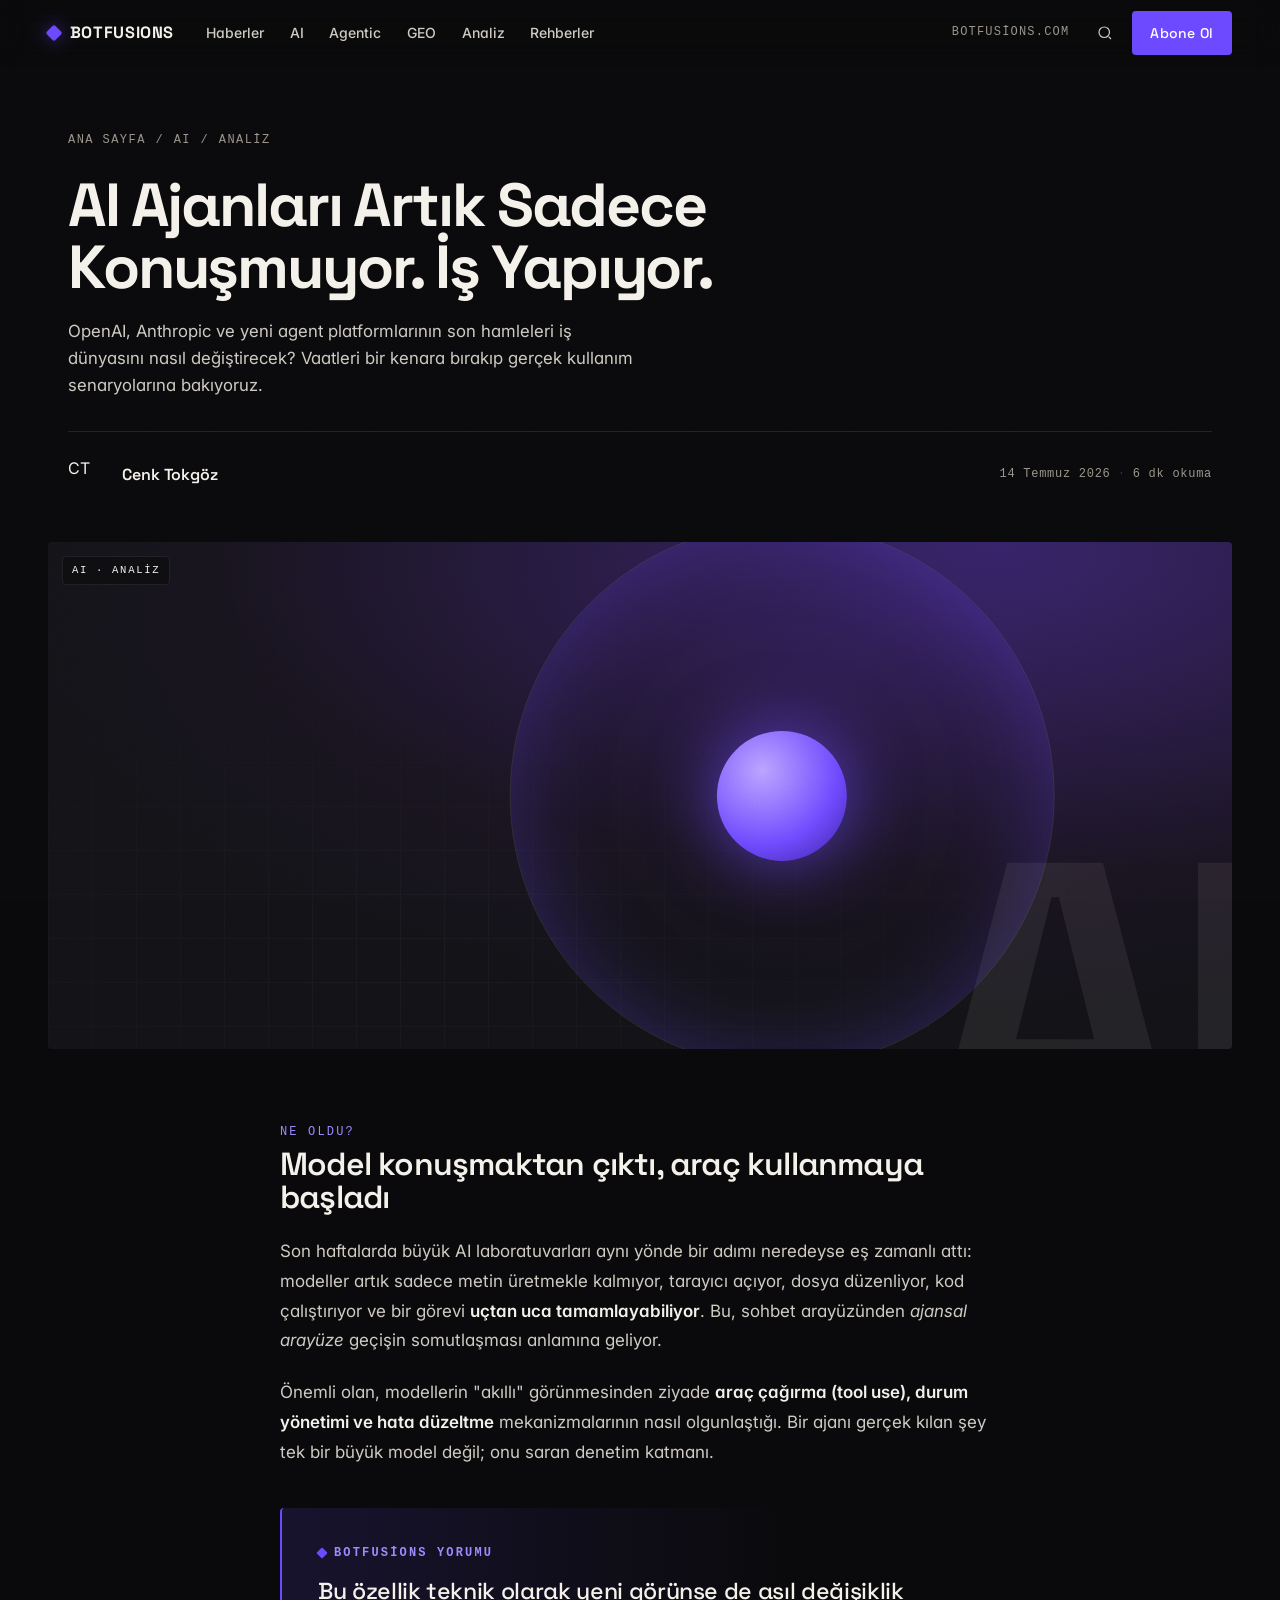
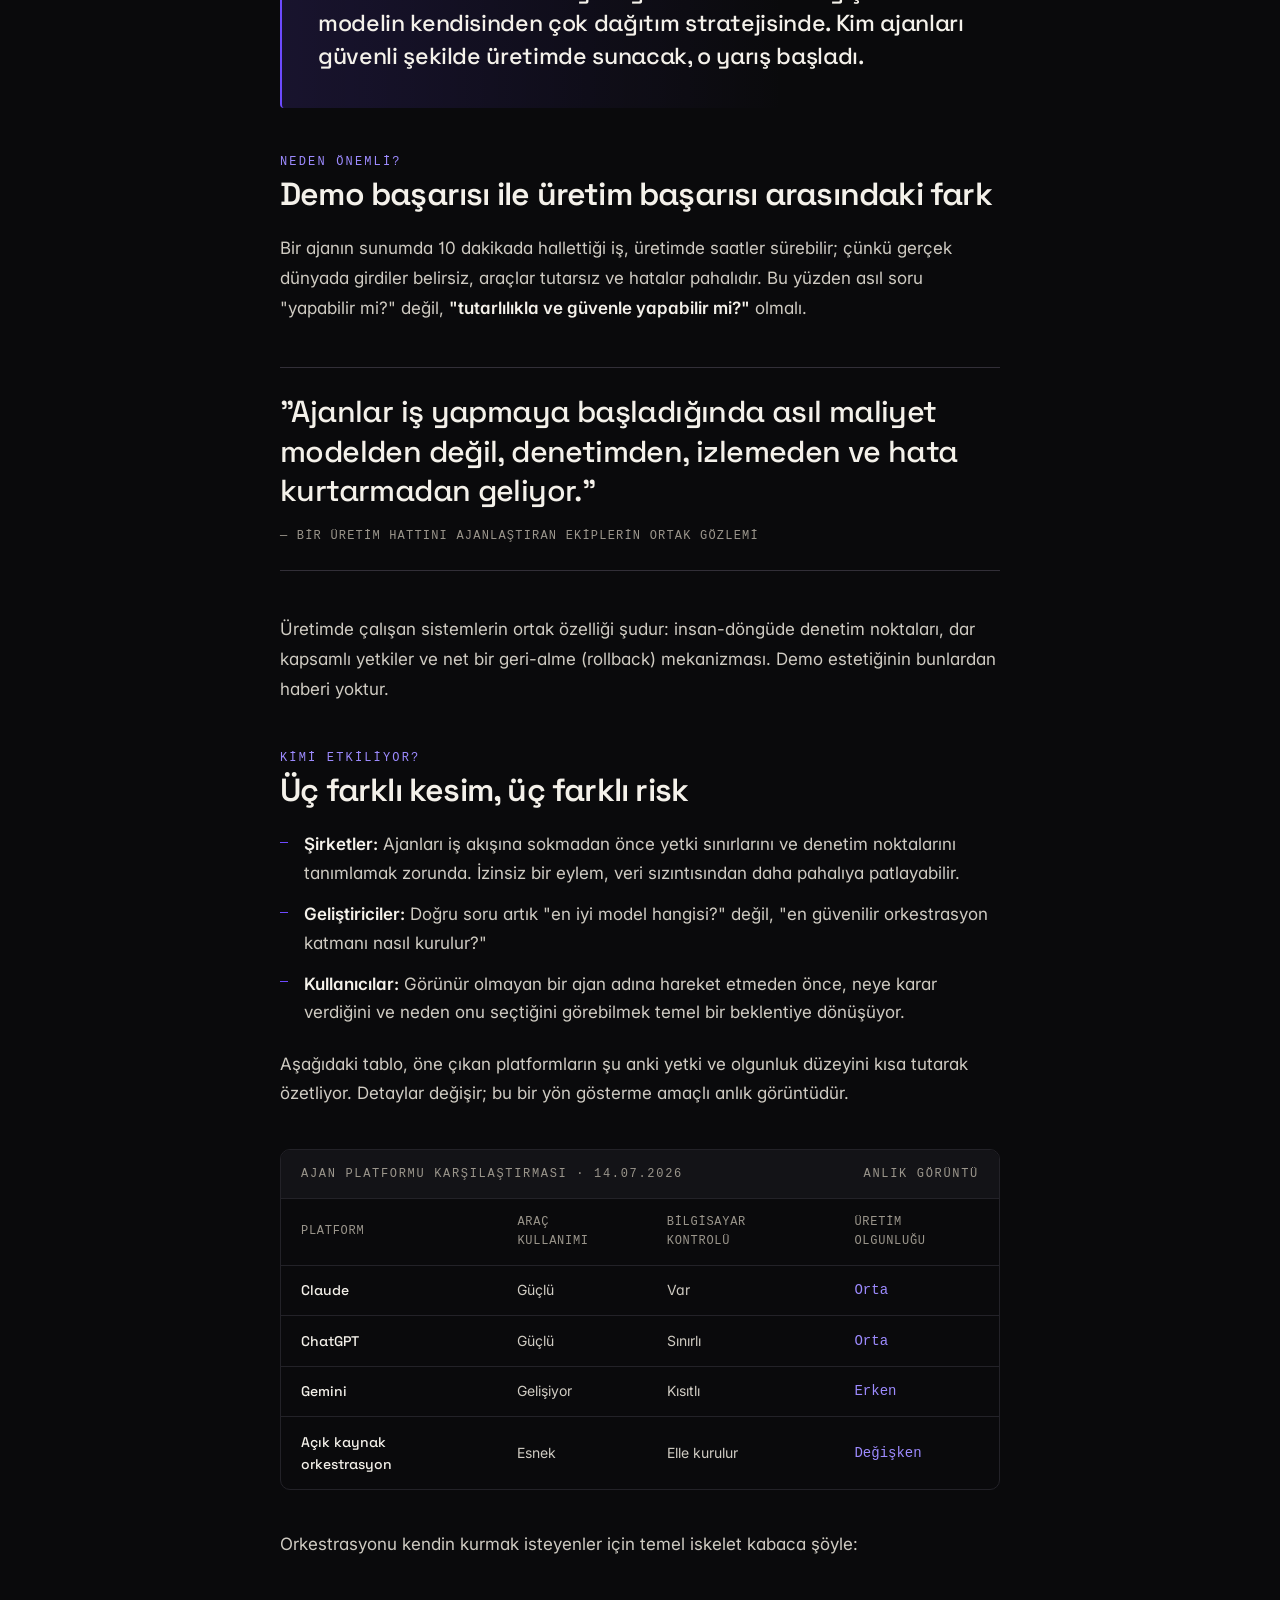
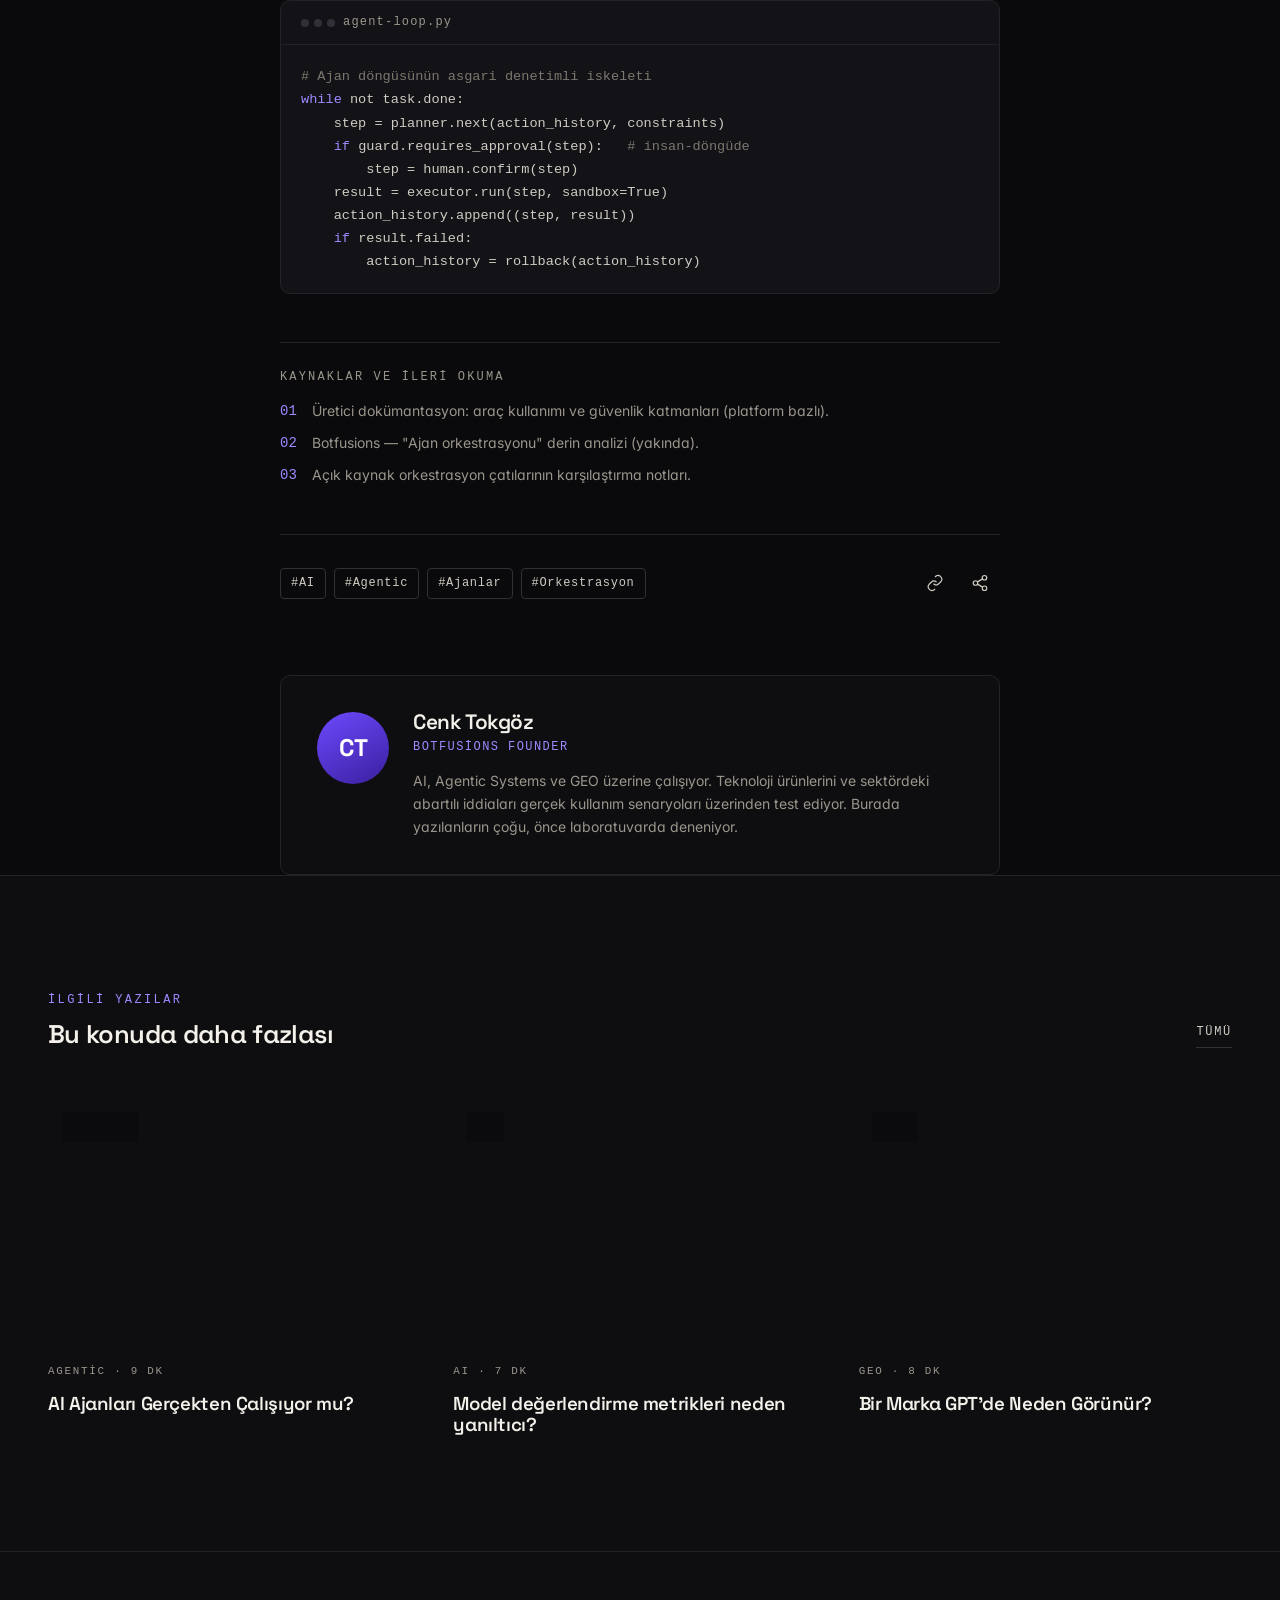
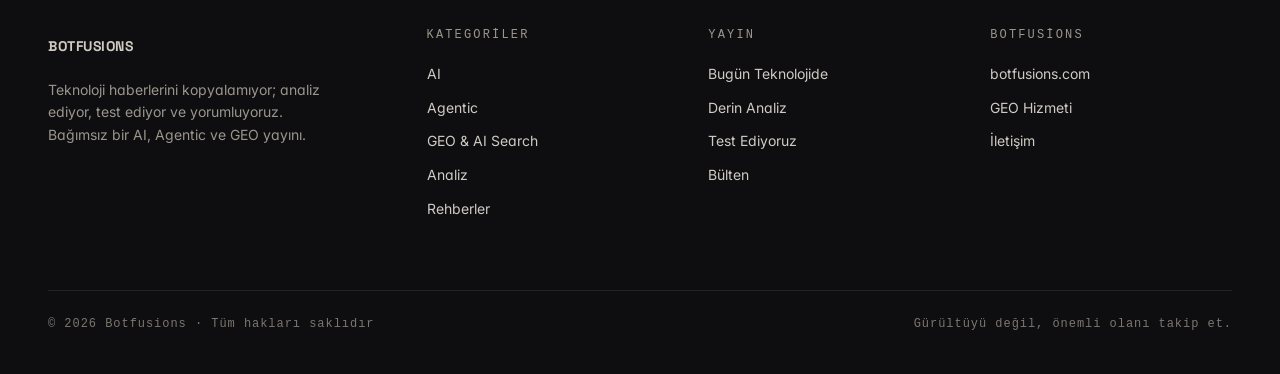
<file: article.html>
<!doctype html>
<html lang="tr">
<head>
  <meta charset="utf-8" />
  <meta name="viewport" content="width=device-width, initial-scale=1" />
  <link rel="canonical" href="https://yorum.botfusions.com/article.html" />
  <link rel="icon" href="data:image/svg+xml,<svg xmlns='http://www.w3.org/2000/svg' viewBox='0 0 32 32'><rect width='32' height='32' rx='4' fill='%230a0a0c'/><rect x='11' y='11' width='10' height='10' fill='%236d4aff' transform='rotate(45 16 16)'/></svg>" />
  <meta name="author" content="Cenk Tokgöz" />
  <meta name="robots" content="index, follow, max-image-preview:large, max-snippet:-1" />
  <meta name="theme-color" content="#0a0a0c" />
  <meta property="og:type" content="article" />
  <meta property="og:site_name" content="Botfusions Insights" />
  <meta property="og:locale" content="tr_TR" />
  <meta property="og:url" content="https://yorum.botfusions.com/article.html" />
  <meta property="og:title" content="AI Ajanları Artık Sadece Konuşmuyor. İş Yapıyor." />
  <meta property="og:description" content="OpenAI, Anthropic ve yeni agent platformlarının son hamleleri iş dünyasını nasıl değiştirecek? Vaatleri bir kenara bırakıp gerçek kullanım senaryalarına bakıyoruz." />
  <meta property="article:published_time" content="2026-07-14" />
  <meta property="article:modified_time" content="2026-07-14" />
  <meta property="article:author" content="Cenk Tokgöz" />
  <meta property="article:section" content="AI" />
  <meta property="article:tag" content="AI" />
  <meta property="article:tag" content="Agentic" />
  <meta property="article:tag" content="GEO" />
  <meta name="twitter:card" content="summary" />
  <meta name="twitter:title" content="AI Ajanları Artık Sadece Konuşmuyor. İş Yapıyor." />
  <meta name="twitter:description" content="Agent platformlarının son hamleleri iş dünyasını nasıl değiştirecek? Gerçek kullanım senaryolarına bakıyoruz." />
  <script type="application/ld+json">
  {
    "@context": "https://schema.org",
    "@graph": [
      {
        "@type": "Article",
        "@id": "https://yorum.botfusions.com/article.html#article",
        "isPartOf": { "@id": "https://yorum.botfusions.com/#website" },
        "headline": "AI Ajanları Artık Sadece Konuşmuyor. İş Yapıyor.",
        "description": "OpenAI, Anthropic ve yeni agent platformlarının son hamleleri iş dünyasını nasıl değiştirecek? Vaatleri bir kenara bırakıp gerçek kullanım senaryolarına bakıyoruz.",
        "datePublished": "2026-07-14",
        "dateModified": "2026-07-14",
        "inLanguage": "tr-TR",
        "articleSection": "AI",
        "keywords": ["AI", "Agentic", "AI ajanları", "orkestrasyon", "GEO"],
        "mainEntityOfPage": { "@type": "WebPage", "@id": "https://yorum.botfusions.com/article.html" },
        "author": {
          "@type": "Person",
          "name": "Cenk Tokgöz",
          "jobTitle": "Founder",
          "url": "https://botfusions.com"
        },
        "publisher": { "@id": "https://botfusions.com/#organization" }
      },
      {
        "@type": "BreadcrumbList",
        "@id": "https://yorum.botfusions.com/article.html#breadcrumb",
        "itemListElement": [
          { "@type": "ListItem", "position": 1, "name": "Ana sayfa", "item": "https://yorum.botfusions.com/" },
          { "@type": "ListItem", "position": 2, "name": "AI", "item": "https://yorum.botfusions.com/#ai" },
          { "@type": "ListItem", "position": 3, "name": "AI Ajanları Artık Sadece Konuşmuyor" }
        ]
      }
    ]
  }
  </script>
  <title>AI Ajanları Artık Sadece Konuşmuyor, İş Yapıyor — Botfusions Insights</title>
  <meta name="description" content="OpenAI, Anthropic ve yeni agent platformlarının son hamleleri iş dünyasını nasıl değiştirecek? Ne oldu, neden önemli, kimi etkiliyor ve Botfusions yorumu." />
  <link rel="preconnect" href="https://fonts.googleapis.com">
  <link rel="preconnect" href="https://fonts.gstatic.com" crossorigin>
  <link href="https://fonts.googleapis.com/css2?family=Space+Grotesk:wght@400;500;600;700&family=Inter:wght@400;450;500;600&display=swap" rel="stylesheet">
  <link rel="stylesheet" href="css/base.css">
  <noscript><style>.reveal{opacity:1!important;transform:none!important}</style></noscript>
  <style>
    /* ---------- Article layout ---------- */
    .article-head { padding-top: clamp(2.5rem, 5vw, 4rem); padding-bottom: clamp(2rem, 4vw, 3rem); }
    .crumb { font-family: var(--font-mono); font-size: var(--fs-xs); letter-spacing: 0.12em; text-transform: uppercase; color: var(--fg-3); display: flex; gap: 0.6rem; align-items: center; margin-bottom: 1.5rem; }
    .crumb a:hover { color: var(--accent-2); }
    .article-head h1 { font-size: clamp(2.2rem, 5vw, 3.8rem); letter-spacing: -0.035em; line-height: 1.02; font-weight: 700; margin-bottom: 1.25rem; max-width: 18ch; }
    .article-dek { font-size: var(--fs-lead); color: var(--fg-2); max-width: 52ch; margin-bottom: 2rem; }
    .byline-row { display: flex; align-items: center; gap: 1rem; flex-wrap: wrap; padding-top: 1.5rem; border-top: 1px solid var(--border); }
    .byline-row .byline-avatar { width: 38px; height: 38px; }
    .byline-row .who { font-weight: 600; color: var(--fg); font-family: var(--font-display); }
    .byline-row .meta { margin-left: auto; }

    .article-cover { aspect-ratio: 21/9; margin: 0 0 clamp(3rem, 6vw, 5rem); }
    .article-cover .mono-mark { font-size: 26rem; right: -2rem; bottom: -8rem; }
    .article-cover .ring { position:absolute; left:62%; top:50%; transform:translate(-50%,-50%); width:46%; aspect-ratio:1; border-radius:50%; border:1px solid rgba(255,255,255,0.10); box-shadow: inset 0 0 90px rgba(109,74,255,0.3); }
    .article-cover .core { position:absolute; left:62%; top:50%; transform:translate(-50%,-50%); width:11%; aspect-ratio:1; border-radius:50%; background: radial-gradient(circle at 35% 30%, #c0aaff, var(--accent) 60%, #3a1f9e); box-shadow: 0 0 70px rgba(109,74,255,0.7); }

    /* ---------- Prose ---------- */
    .prose { max-width: var(--reading); margin-inline: auto; }
    .prose > * + * { margin-top: 1.4rem; }
    .prose h2 { font-size: clamp(1.5rem, 2.6vw, 2rem); margin-top: 3rem; letter-spacing: -0.025em; scroll-margin-top: 90px; }
    .prose h2:first-child { margin-top: 0; }
    .prose h2 .kicker { display:block; font-family: var(--font-mono); font-size: var(--fs-xs); letter-spacing: 0.18em; text-transform: uppercase; color: var(--accent-2); margin-bottom: 0.6rem; font-weight: 500; }
    .prose p { font-size: 1.0625rem; line-height: 1.75; color: var(--fg-2); }
    .prose strong { color: var(--fg); font-weight: 600; }
    .prose a { color: var(--accent-2); border-bottom: 1px solid var(--border-2); }
    .prose a:hover { border-color: var(--accent-line); }
    .prose ul { list-style: none; display: flex; flex-direction: column; gap: 0.75rem; }
    .prose ul li { position: relative; padding-left: 1.5rem; color: var(--fg-2); font-size: 1.0625rem; line-height: 1.7; }
    .prose ul li::before { content: ''; position: absolute; left: 0; top: 0.7em; width: 8px; height: 1px; background: var(--accent); }

    /* Botfusions comment callout */
    .comment {
      margin: 2.5rem 0;
      padding: clamp(1.5rem, 3vw, 2.25rem);
      border-left: 2px solid var(--accent);
      background: linear-gradient(90deg, var(--accent-soft), transparent 70%);
      border-radius: var(--radius);
    }
    .comment .label { font-family: var(--font-mono); font-size: var(--fs-xs); letter-spacing: 0.18em; text-transform: uppercase; color: var(--accent-2); margin-bottom: 0.75rem; font-weight: 600; display:flex; align-items:center; gap:0.5rem; }
    .comment p { font-family: var(--font-display); font-weight: 500; font-size: clamp(1.15rem, 2vw, 1.45rem); line-height: 1.4; letter-spacing: -0.015em; color: var(--fg); }

    /* Pull quote */
    .pullquote { margin: 2.75rem 0; padding: 1.5rem 0; border-top: 1px solid var(--border-2); border-bottom: 1px solid var(--border-2); }
    .pullquote p { font-family: var(--font-display); font-weight: 500; font-size: clamp(1.4rem, 2.6vw, 1.9rem); line-height: 1.3; letter-spacing: -0.02em; color: var(--fg); }
    .pullquote cite { display:block; margin-top:1rem; font-family: var(--font-mono); font-size: var(--fs-xs); letter-spacing: 0.1em; text-transform: uppercase; color: var(--fg-3); font-style: normal; }

    /* Data block */
    .datablock { margin: 2.5rem 0; border: 1px solid var(--border); border-radius: var(--radius-lg); overflow: hidden; }
    .datablock .head { padding: 0.9rem 1.25rem; border-bottom: 1px solid var(--border); background: var(--surface); font-family: var(--font-mono); font-size: var(--fs-xs); letter-spacing: 0.14em; text-transform: uppercase; color: var(--fg-3); display:flex; justify-content:space-between; }
    .datablock table { width: 100%; border-collapse: collapse; }
    .datablock th, .datablock td { text-align: left; padding: 0.85rem 1.25rem; border-bottom: 1px solid var(--border); font-size: var(--fs-sm); }
    .datablock th { font-family: var(--font-mono); font-size: var(--fs-xs); letter-spacing: 0.06em; color: var(--fg-3); text-transform: uppercase; font-weight: 500; }
    .datablock td { color: var(--fg-2); }
    .datablock td:first-child { color: var(--fg); font-family: var(--font-display); font-weight: 500; }
    .datablock td.num { font-family: var(--font-mono); font-variant-numeric: tabular-nums; color: var(--accent-2); }
    .datablock tr:last-child td { border-bottom: 0; }
    .datablock-wrap { overflow-x: auto; }
    @media (max-width: 560px) { .datablock th:nth-child(3), .datablock td:nth-child(3) { display: none; } }

    /* Code-ish block */
    .codeblock { margin: 2.5rem 0; background: var(--surface); border: 1px solid var(--border); border-radius: var(--radius-lg); }
    .codeblock .head { padding: 0.75rem 1.25rem; border-bottom: 1px solid var(--border); font-family: var(--font-mono); font-size: var(--fs-xs); letter-spacing: 0.1em; color: var(--fg-3); display:flex; align-items:center; gap:0.5rem; }
    .codeblock .head .dots { display:flex; gap:5px; }
    .codeblock .head .dots i { width:8px; height:8px; border-radius:50%; background:var(--border-2); }
    .codeblock pre { margin:0; padding:1.25rem; font-family: var(--font-mono); font-size: 0.85rem; line-height:1.7; color: var(--fg-2); overflow-x:auto; }
    .codeblock .k { color: var(--accent-2); }
    .codeblock .c { color: var(--muted); }

    /* Sources */
    .sources { margin-top: 3rem; padding-top: 1.75rem; border-top: 1px solid var(--border); }
    .sources h3 { font-family: var(--font-mono); font-size: var(--fs-xs); letter-spacing: 0.18em; text-transform: uppercase; color: var(--fg-3); margin-bottom: 1rem; font-weight: 500; }
    .sources ol { counter-reset: s; display:flex; flex-direction:column; gap:0.6rem; }
    .sources li { counter-increment: s; font-size: var(--fs-sm); color: var(--fg-3); padding-left: 2rem; position: relative; }
    .sources li::before { content: counter(s, decimal-leading-zero); position: absolute; left: 0; font-family: var(--font-mono); color: var(--accent-2); }

    /* Tags + share */
    .post-foot { max-width: var(--reading); margin: 3rem auto 0; padding-top: 1.75rem; border-top: 1px solid var(--border); display:flex; justify-content:space-between; gap:1rem; flex-wrap:wrap; align-items:center; }
    .tags { display:flex; gap:0.5rem; flex-wrap:wrap; }
    .tag-chip { font-family: var(--font-mono); font-size: var(--fs-xs); letter-spacing: 0.06em; color: var(--fg-2); border:1px solid var(--border-2); padding:5px 10px; border-radius: var(--radius); transition: color var(--dur) var(--ease), border-color var(--dur) var(--ease); }
    .tag-chip:hover { color: var(--accent-2); border-color: var(--accent-line); }
    .share { display:flex; gap:0.3rem; }

    /* Author card */
    .author-card { max-width: var(--reading); margin: clamp(3rem,6vw,4.5rem) auto 0; padding: clamp(1.5rem,3vw,2.25rem); border:1px solid var(--border); border-radius: var(--radius-lg); display:flex; gap:1.5rem; align-items:flex-start; background: var(--bg-2); }
    @media (max-width: 560px) { .author-card { flex-direction: column; } }
    .author-card .avatar-lg { width: 72px; height: 72px; border-radius: 50%; background: linear-gradient(150deg, var(--accent), #3a1f9e); flex-shrink:0; display:grid; place-items:center; font-family: var(--font-display); font-weight:700; font-size: 1.5rem; color:#fff; }
    .author-card h3 { font-size: 1.3rem; letter-spacing: -0.02em; margin-bottom: 0.25rem; }
    .author-card .role { font-family: var(--font-mono); font-size: var(--fs-xs); letter-spacing: 0.12em; text-transform: uppercase; color: var(--accent-2); margin-bottom: 0.75rem; }
    .author-card p { font-size: var(--fs-sm); color: var(--fg-3); line-height: 1.65; }

    /* Related */
    .related { background: var(--bg-2); border-top: 1px solid var(--border); }
    .related-grid { display:grid; grid-template-columns: repeat(3, 1fr); gap: clamp(1.25rem, 2.5vw, 2rem); }
    @media (max-width: 760px) { .related-grid { grid-template-columns: 1fr; } }
    .related .cover { aspect-ratio: 16/10; margin-bottom:1rem; }
    .related .cover .mono-mark { font-size: 9rem; right:-0.5rem; bottom:-1.5rem; }

    .reading-progress { position: fixed; top: 0; left: 0; height: 2px; background: var(--accent); width: 0%; z-index: 150; transition: width 0.1s linear; }
  </style>
</head>
<body>

  <div class="reading-progress" id="progress"></div>

  <!-- ===== Header ===== -->
  <header class="header">
    <div class="header-inner">
      <a href="index.html" class="brand" aria-label="Botfusions Insights ana sayfa">
        <span class="mark" aria-hidden="true"></span> BOTFUSIONS
      </a>
      <nav class="nav" aria-label="Birincil navigasyon">
        <a href="index.html#bugun">Haberler</a>
        <a href="index.html#ai">AI</a>
        <a href="index.html#agentic">Agentic</a>
        <a href="category.html">GEO</a>
        <a href="index.html#analiz">Analiz</a>
        <a href="index.html#rehberler">Rehberler</a>
      </nav>
      <div class="header-actions">
        <a class="ext-link" href="https://botfusions.com" target="_blank" rel="noopener">botfusions.com</a>
        <button class="icon-btn" data-search-open aria-label="Ara">
          <svg viewBox="0 0 24 24" fill="none" stroke="currentColor"><circle cx="11" cy="11" r="7"/><path d="m20 20-3.2-3.2"/></svg>
        </button>
        <a class="btn btn--primary" href="index.html#newsletter">Abone Ol</a>
        <button class="icon-btn menu-btn" aria-label="Menü" aria-expanded="false">
          <svg viewBox="0 0 24 24" fill="none" stroke="currentColor"><path d="M3 6h18M3 12h18M3 18h18"/></svg>
        </button>
      </div>
    </div>
  </header>

  <nav class="mobile-nav" aria-label="Mobil navigasyon">
    <a href="index.html#bugun">Haberler</a>
    <a href="index.html#ai">AI</a>
    <a href="index.html#agentic">Agentic</a>
    <a href="category.html">GEO &amp; AI Search</a>
    <a href="index.html#analiz">Analiz</a>
    <a href="index.html#rehberler">Rehberler</a>
    <a href="index.html#newsletter" style="border:0;color:var(--accent-2);margin-top:1rem">Abone Ol →</a>
  </nav>

  <div class="search-overlay" role="dialog" aria-modal="true" aria-label="Arama">
    <button class="icon-btn search-close" data-search-close aria-label="Kapat">
      <svg viewBox="0 0 24 24" fill="none" stroke="currentColor"><path d="M6 6l12 12M18 6 6 18"/></svg>
    </button>
    <div class="search-box">
      <input type="text" placeholder="Ara: GEO, ajanlar, modeller…" aria-label="Arama metni">
      <p class="search-hint">ENTER ile ara · ESC ile kapat</p>
    </div>
  </div>

  <main>
    <!-- ===== Article head ===== -->
    <article>
      <div class="container container-narrow article-head">
        <nav class="crumb reveal" aria-label="Yol">
          <a href="index.html">Ana sayfa</a><span>/</span><a href="index.html#ai">AI</a><span>/</span><span>Analiz</span>
        </nav>
        <h1 class="reveal">AI Ajanları Artık Sadece Konuşmuyor. İş Yapıyor.</h1>
        <p class="article-dek reveal" data-delay="1">OpenAI, Anthropic ve yeni agent platformlarının son hamleleri iş dünyasını nasıl değiştirecek? Vaatleri bir kenara bırakıp gerçek kullanım senaryolarına bakıyoruz.</p>
        <div class="byline-row reveal" data-delay="2">
          <span class="byline-avatar" style="width:38px;height:38px">CT</span>
          <span class="who">Cenk Tokgöz</span>
          <span class="meta"><span>14 Temmuz 2026</span><span class="sep">·</span><span>6 dk okuma</span></span>
        </div>
      </div>

      <!-- Cover -->
      <div class="container-wide container reveal">
        <div class="cover cover--violet article-cover">
          <span class="tag">AI · Analiz</span>
          <span class="grid-lines"></span>
          <span class="mono-mark">AI</span>
          <span class="ring"></span>
          <span class="core"></span>
          <span class="gloss"></span>
        </div>
      </div>

      <!-- Body -->
      <div class="container">
        <div class="prose">
          <h2 id="ne-oldu"><span class="kicker">Ne oldu?</span>Model konuşmaktan çıktı, araç kullanmaya başladı</h2>
          <p>Son haftalarda büyük AI laboratuvarları aynı yönde bir adımı neredeyse eş zamanlı attı: modeller artık sadece metin üretmekle kalmıyor, tarayıcı açıyor, dosya düzenliyor, kod çalıştırıyor ve bir görevi <strong>uçtan uca tamamlayabiliyor</strong>. Bu, sohbet arayüzünden <em>ajansal arayüze</em> geçişin somutlaşması anlamına geliyor.</p>
          <p>Önemli olan, modellerin "akıllı" görünmesinden ziyade <strong>araç çağırma (tool use), durum yönetimi ve hata düzeltme</strong> mekanizmalarının nasıl olgunlaştığı. Bir ajanı gerçek kılan şey tek bir büyük model değil; onu saran denetim katmanı.</p>

          <div class="comment">
            <span class="label"><span class="mark" style="width:8px;height:8px;background:var(--accent);transform:rotate(45deg);border-radius:1px;display:inline-block"></span> Botfusions Yorumu</span>
            <p>Bu özellik teknik olarak yeni görünse de asıl değişiklik modelin kendisinden çok dağıtım stratejisinde. Kim ajanları güvenli şekilde üretimde sunacak, o yarış başladı.</p>
          </div>

          <h2 id="neden-onemli"><span class="kicker">Neden önemli?</span>Demo başarısı ile üretim başarısı arasındaki fark</h2>
          <p>Bir ajanın sunumda 10 dakikada hallettiği iş, üretimde saatler sürebilir; çünkü gerçek dünyada girdiler belirsiz, araçlar tutarsız ve hatalar pahalıdır. Bu yüzden asıl soru "yapabilir mi?" değil, <strong>"tutarlılıkla ve güvenle yapabilir mi?"</strong> olmalı.</p>

          <div class="pullquote">
            <p>"Ajanlar iş yapmaya başladığında asıl maliyet modelden değil, denetimden, izlemeden ve hata kurtarmadan geliyor."</p>
            <cite>— Bir üretim hattını ajanlaştıran ekiplerin ortak gözlemi</cite>
          </div>

          <p>Üretimde çalışan sistemlerin ortak özelliği şudur: insan-döngüde denetim noktaları, dar kapsamlı yetkiler ve net bir geri-alme (rollback) mekanizması. Demo estetiğinin bunlardan haberi yoktur.</p>

          <h2 id="kim-etkileniyor"><span class="kicker">Kimi etkiliyor?</span>Üç farklı kesim, üç farklı risk</h2>
          <ul>
            <li><strong>Şirketler:</strong> Ajanları iş akışına sokmadan önce yetki sınırlarını ve denetim noktalarını tanımlamak zorunda. İzinsiz bir eylem, veri sızıntısından daha pahalıya patlayabilir.</li>
            <li><strong>Geliştiriciler:</strong> Doğru soru artık "en iyi model hangisi?" değil, "en güvenilir orkestrasyon katmanı nasıl kurulur?"</li>
            <li><strong>Kullanıcılar:</strong> Görünür olmayan bir ajan adına hareket etmeden önce, neye karar verdiğini ve neden onu seçtiğini görebilmek temel bir beklentiye dönüşüyor.</li>
          </ul>

          <p>Aşağıdaki tablo, öne çıkan platformların şu anki yetki ve olgunluk düzeyini kısa tutarak özetliyor. Detaylar değişir; bu bir yön gösterme amaçlı anlık görüntüdür.</p>

          <div class="datablock">
            <div class="head"><span>Ajan Platformu Karşılaştırması · 14.07.2026</span><span>Anlık görüntü</span></div>
            <div class="datablock-wrap">
            <table>
              <thead>
                <tr><th>Platform</th><th>Araç kullanımı</th><th>Bilgisayar kontrolü</th><th>Üretim olgunluğu</th></tr>
              </thead>
              <tbody>
                <tr><td>Claude</td><td>Güçlü</td><td>Var</td><td class="num">Orta</td></tr>
                <tr><td>ChatGPT</td><td>Güçlü</td><td>Sınırlı</td><td class="num">Orta</td></tr>
                <tr><td>Gemini</td><td>Gelişiyor</td><td>Kısıtlı</td><td class="num">Erken</td></tr>
                <tr><td>Açık kaynak orkestrasyon</td><td>Esnek</td><td>Elle kurulur</td><td class="num">Değişken</td></tr>
              </tbody>
            </table>
            </div>
          </div>

          <p>Orkestrasyonu kendin kurmak isteyenler için temel iskelet kabaca şöyle:</p>

          <div class="codeblock">
            <div class="head"><span class="dots"><i></i><i></i><i></i></span> agent-loop.py</div>
<pre><span class="c"># Ajan döngüsünün asgari denetimli iskeleti</span>
<span class="k">while</span> not task.done:
    step = planner.next(action_history, constraints)
    <span class="k">if</span> guard.requires_approval(step):   <span class="c"># insan-döngüde</span>
        step = human.confirm(step)
    result = executor.run(step, sandbox=True)
    action_history.append((step, result))
    <span class="k">if</span> result.failed:
        action_history = rollback(action_history)</pre>
          </div>

          <div class="sources">
            <h3>Kaynaklar ve ileri okuma</h3>
            <ol>
              <li>Üretici dokümantasyon: araç kullanımı ve güvenlik katmanları (platform bazlı).</li>
              <li>Botfusions — "Ajan orkestrasyonu" derin analizi (yakında).</li>
              <li>Açık kaynak orkestrasyon çatılarının karşılaştırma notları.</li>
            </ol>
          </div>
        </div>

        <!-- Post foot: tags + share -->
        <div class="post-foot">
          <div class="tags">
            <a class="tag-chip" href="category.html">#AI</a>
            <a class="tag-chip" href="category.html">#Agentic</a>
            <a class="tag-chip" href="category.html">#Ajanlar</a>
            <a class="tag-chip" href="category.html">#Orkestrasyon</a>
          </div>
          <div class="share">
            <button class="icon-btn" aria-label="Bağlantıyı kopyala" onclick="navigator.clipboard&amp;&amp;navigator.clipboard.writeText(location.href)">
              <svg viewBox="0 0 24 24" fill="none" stroke="currentColor"><path d="M10 13a5 5 0 0 0 7 0l3-3a5 5 0 0 0-7-7l-1 1"/><path d="M14 11a5 5 0 0 0-7 0l-3 3a5 5 0 0 0 7 7l1-1"/></svg>
            </button>
            <button class="icon-btn" aria-label="Paylaş">
              <svg viewBox="0 0 24 24" fill="none" stroke="currentColor"><circle cx="18" cy="5" r="3"/><circle cx="6" cy="12" r="3"/><circle cx="18" cy="19" r="3"/><path d="m8.6 13.5 6.8 4M15.4 6.5l-6.8 4"/></svg>
            </button>
          </div>
        </div>

        <!-- Author -->
        <div class="author-card">
          <div class="avatar-lg">CT</div>
          <div>
            <h3>Cenk Tokgöz</h3>
            <div class="role">Botfusions Founder</div>
            <p>AI, Agentic Systems ve GEO üzerine çalışıyor. Teknoloji ürünlerini ve sektördeki abartılı iddiaları gerçek kullanım senaryoları üzerinden test ediyor. Burada yazılanların çoğu, önce laboratuvarda deneniyor.</p>
          </div>
        </div>
      </div>
    </article>

    <!-- ===== Related ===== -->
    <section class="section related">
      <div class="container-wide container">
        <div class="section-head reveal">
          <div class="stack"><span class="section-kicker">İlgili Yazılar</span><h2 class="section-title" style="font-size:var(--fs-h2)">Bu konuda daha fazlası</h2></div>
          <a href="category.html" class="more-link">Tümü</a>
        </div>
        <div class="related-grid">
          <a href="article.html" class="card reveal">
            <div class="cover cover--ink"><span class="tag">Agentic</span><span class="grid-lines"></span><span class="mono-mark">AG</span><span class="gloss"></span></div>
            <span class="card-cat">Agentic · 9 dk</span>
            <h3 class="card-title">AI Ajanları Gerçekten Çalışıyor mu?</h3>
          </a>
          <a href="article.html" class="card reveal" data-delay="1">
            <div class="cover cover--cyan"><span class="tag">AI</span><span class="grid-lines"></span><span class="mono-mark">AI</span><span class="gloss"></span></div>
            <span class="card-cat">AI · 7 dk</span>
            <h3 class="card-title">Model değerlendirme metrikleri neden yanıltıcı?</h3>
          </a>
          <a href="article.html" class="card reveal" data-delay="2">
            <div class="cover cover--violet"><span class="tag">GEO</span><span class="grid-lines"></span><span class="mono-mark">GEO</span><span class="gloss"></span></div>
            <span class="card-cat">GEO · 8 dk</span>
            <h3 class="card-title">Bir Marka GPT'de Neden Görünür?</h3>
          </a>
        </div>
      </div>
    </section>
  </main>

  <!-- ===== Footer ===== -->
  <footer class="footer">
    <div class="container-wide container">
      <div class="footer-grid">
        <div class="footer-col">
          <a href="index.html" class="brand" style="margin-bottom:1rem"><span class="mark" aria-hidden="true"></span> BOTFUSIONS</a>
          <p style="color:var(--fg-3);font-size:var(--fs-sm);max-width:32ch;line-height:1.6">Teknoloji haberlerini kopyalamıyor; analiz ediyor, test ediyor ve yorumluyoruz. Bağımsız bir AI, Agentic ve GEO yayını.</p>
        </div>
        <div class="footer-col"><h4>Kategoriler</h4><a href="index.html#ai">AI</a><a href="index.html#agentic">Agentic</a><a href="category.html">GEO &amp; AI Search</a><a href="index.html#analiz">Analiz</a><a href="index.html#rehberler">Rehberler</a></div>
        <div class="footer-col"><h4>Yayın</h4><a href="index.html#bugun">Bugün Teknolojide</a><a href="index.html#analiz">Derin Analiz</a><a href="index.html#rehberler">Test Ediyoruz</a><a href="index.html#newsletter">Bülten</a></div>
        <div class="footer-col"><h4>Botfusions</h4><a href="https://botfusions.com" target="_blank" rel="noopener">botfusions.com</a><a href="https://botfusions.com/geo-hizmeti" target="_blank" rel="noopener">GEO Hizmeti</a><a href="index.html#newsletter">İletişim</a></div>
      </div>
      <div class="footer-bottom">
        <span>© <span data-year></span> Botfusions · Tüm hakları saklıdır</span>
        <span>Gürültüyü değil, önemli olanı takip et.</span>
      </div>
    </div>
  </footer>

  <script src="js/app.js"></script>
  <script>
    // Reading progress bar
    (function(){
      var bar = document.getElementById('progress');
      if(!bar) return;
      var tick = function(){
        var h = document.documentElement;
        var max = h.scrollHeight - h.clientHeight;
        var p = max > 0 ? (h.scrollTop / max) * 100 : 0;
        bar.style.width = p + '%';
      };
      window.addEventListener('scroll', tick, {passive:true});
      window.addEventListener('resize', tick);
      tick();
    })();
  </script>
</body>
</html>
</file>
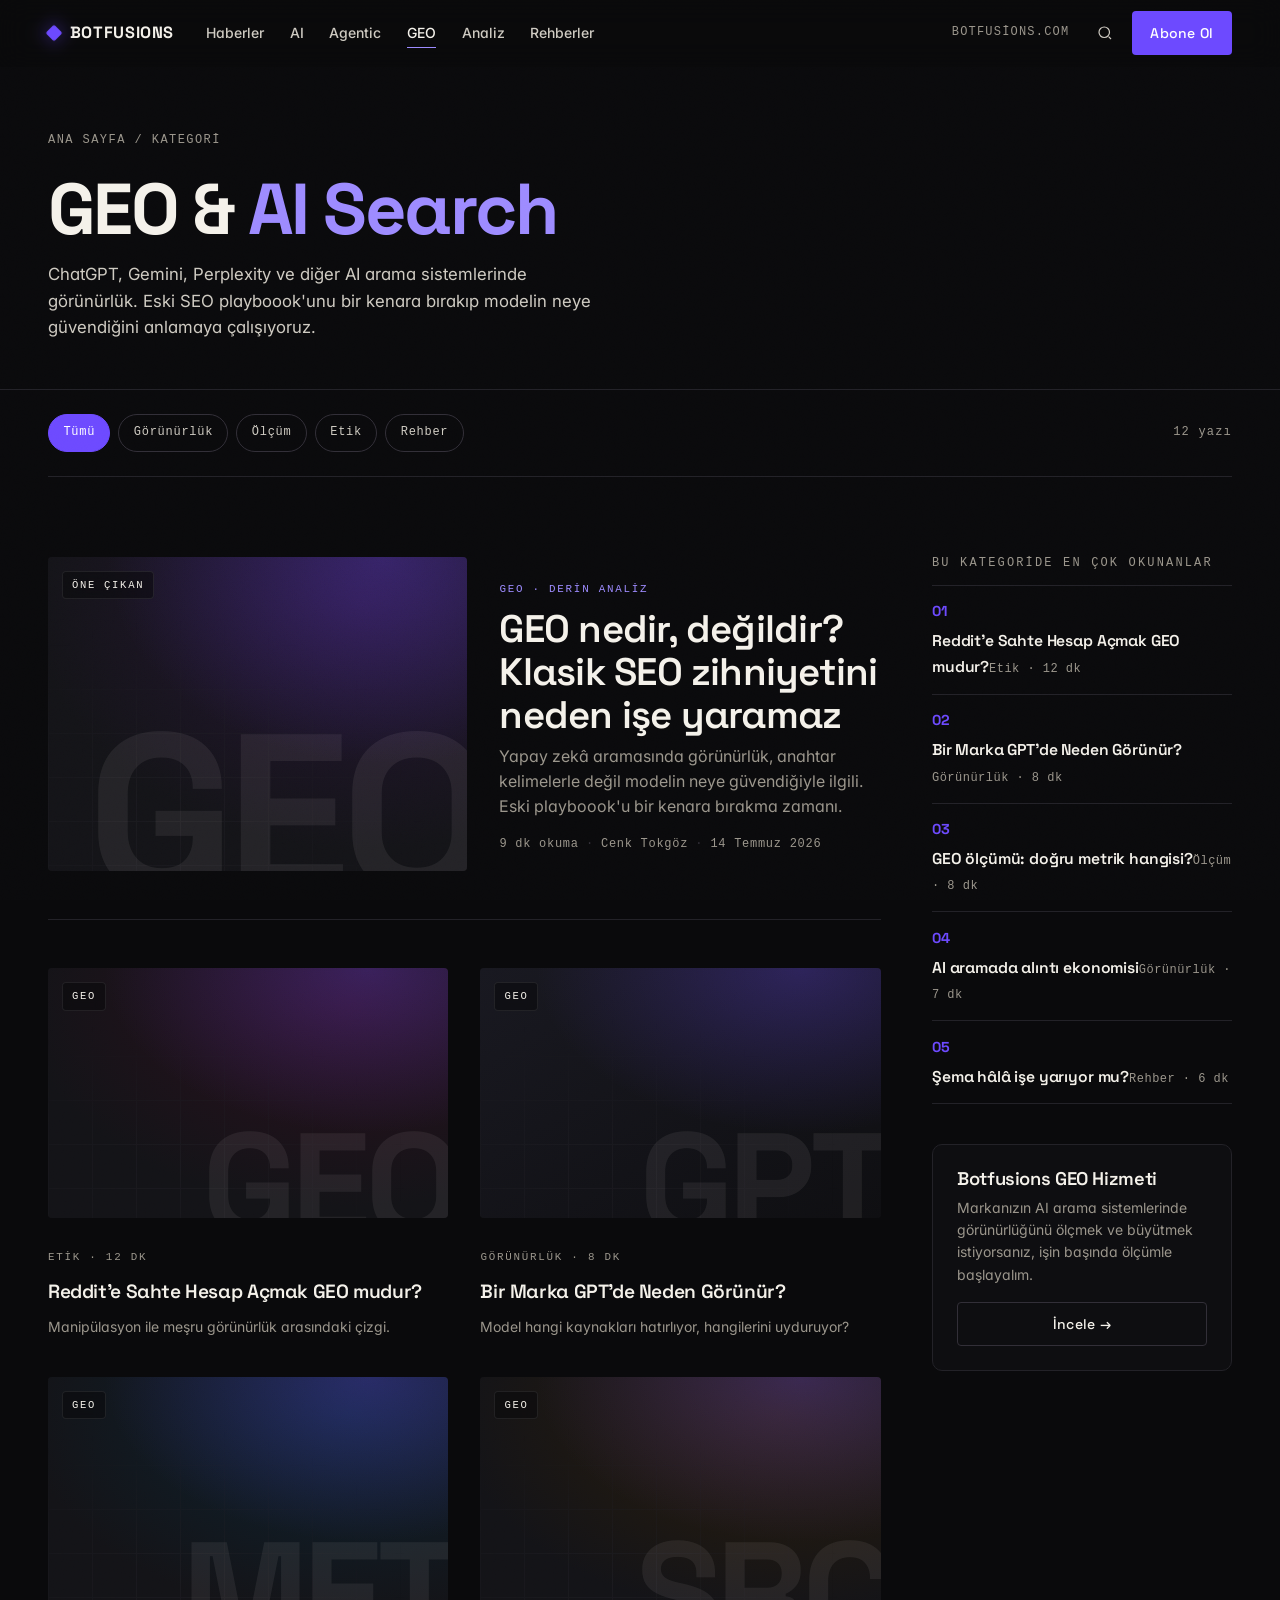
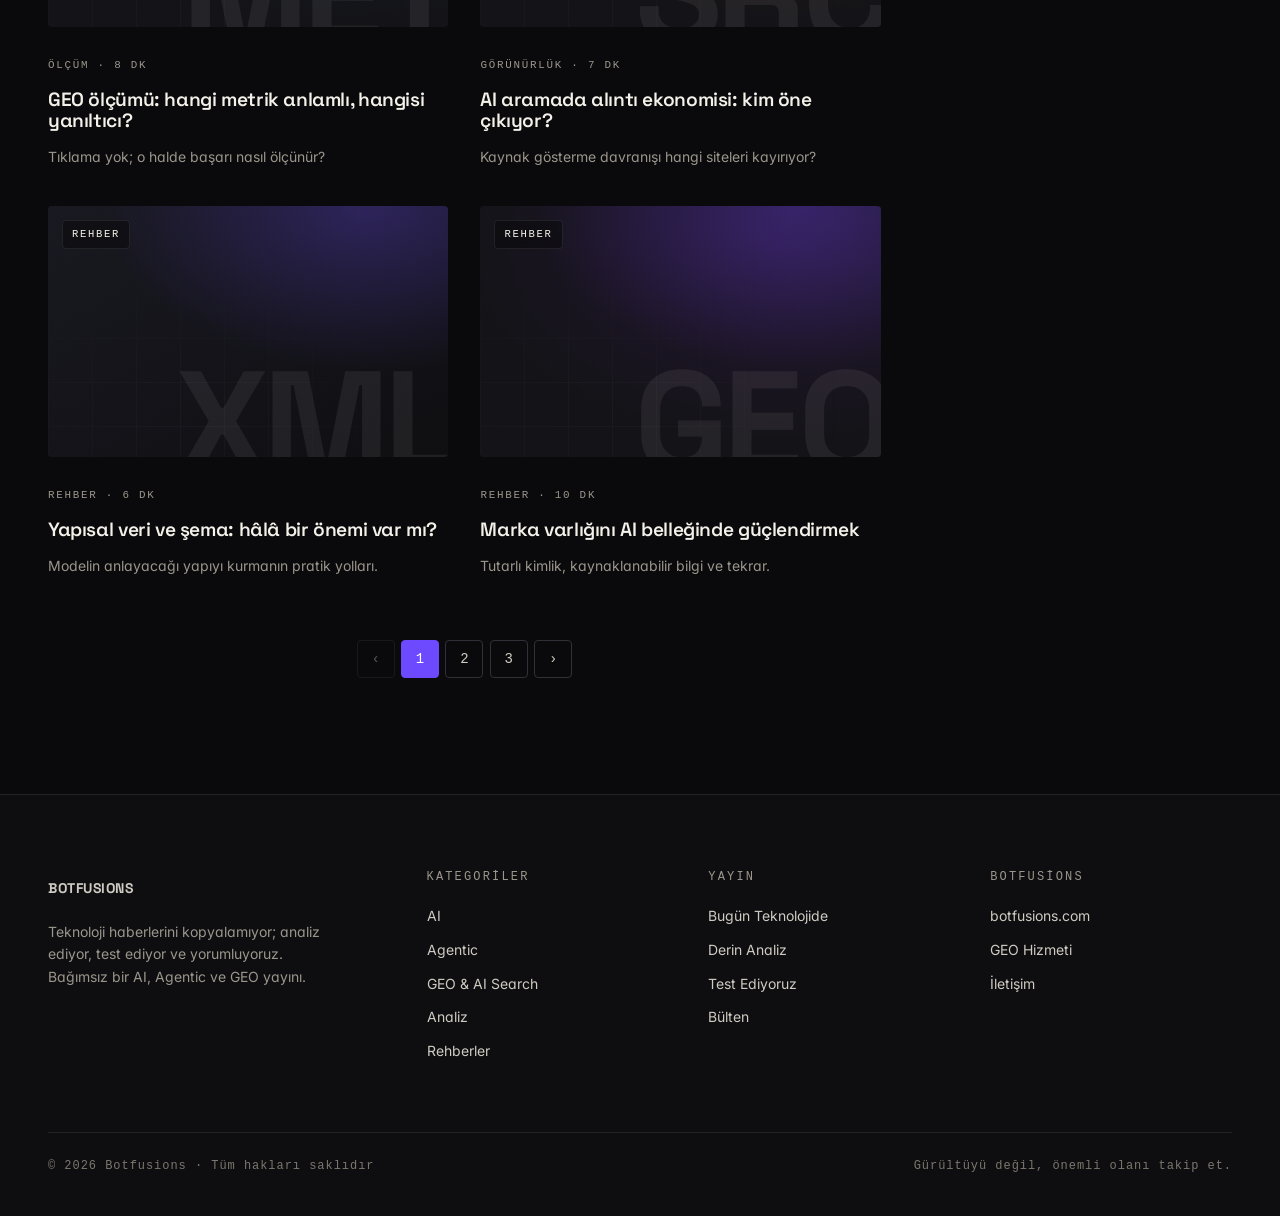
<file: category.html>
<!doctype html>
<html lang="tr">
<head>
  <meta charset="utf-8" />
  <meta name="viewport" content="width=device-width, initial-scale=1" />
  <link rel="canonical" href="https://yorum.botfusions.com/category.html" />
  <link rel="icon" href="data:image/svg+xml,<svg xmlns='http://www.w3.org/2000/svg' viewBox='0 0 32 32'><rect width='32' height='32' rx='4' fill='%230a0a0c'/><rect x='11' y='11' width='10' height='10' fill='%236d4aff' transform='rotate(45 16 16)'/></svg>" />
  <meta name="author" content="Cenk Tokgöz" />
  <meta name="robots" content="index, follow, max-image-preview:large, max-snippet:-1" />
  <meta name="theme-color" content="#0a0a0c" />
  <meta property="og:type" content="website" />
  <meta property="og:site_name" content="Botfusions Insights" />
  <meta property="og:locale" content="tr_TR" />
  <meta property="og:url" content="https://yorum.botfusions.com/category.html" />
  <meta property="og:title" content="GEO & AI Search — Botfusions Insights" />
  <meta property="og:description" content="ChatGPT, Gemini ve Perplexity'de marka görünürlüğü: GEO analizleri, alıntı ekonomisi ve ölçüm." />
  <meta name="twitter:card" content="summary" />
  <meta name="twitter:title" content="GEO & AI Search — Botfusions Insights" />
  <meta name="twitter:description" content="AI arama sistemlerinde marka görünürlüğü: GEO analizleri, alıntı ekonomisi ve ölçüm." />
  <script type="application/ld+json">
  {
    "@context": "https://schema.org",
    "@graph": [
      {
        "@type": "CollectionPage",
        "@id": "https://yorum.botfusions.com/category.html",
        "isPartOf": { "@id": "https://yorum.botfusions.com/#website" },
        "name": "GEO & AI Search — Botfusions Insights",
        "description": "ChatGPT, Gemini ve Perplexity'de marka görünürlüğü: GEO analizleri, alıntı ekonomisi ve ölçüm.",
        "inLanguage": "tr-TR",
        "url": "https://yorum.botfusions.com/category.html"
      },
      {
        "@type": "BreadcrumbList",
        "itemListElement": [
          { "@type": "ListItem", "position": 1, "name": "Ana sayfa", "item": "https://yorum.botfusions.com/" },
          { "@type": "ListItem", "position": 2, "name": "GEO & AI Search" }
        ]
      }
    ]
  }
  </script>
  <title>GEO &amp; AI Search — Botfusions Insights</title>
  <meta name="description" content="GEO ve AI arama görünürlüğü üzerine Botfusions analizleri: ChatGPT, Gemini ve Perplexity'de marka görünürlüğü, alıntı ekonomisi ve ölçüm." />
  <link rel="preconnect" href="https://fonts.googleapis.com">
  <link rel="preconnect" href="https://fonts.gstatic.com" crossorigin>
  <link href="https://fonts.googleapis.com/css2?family=Space+Grotesk:wght@400;500;600;700&family=Inter:wght@400;450;500;600&display=swap" rel="stylesheet">
  <link rel="stylesheet" href="css/base.css">
  <noscript><style>.reveal{opacity:1!important;transform:none!important}</style></noscript>
  <style>
    /* ---------- Category hero ---------- */
    .cat-hero { padding-top: clamp(2.5rem,5vw,4rem); padding-bottom: clamp(2rem,4vw,3rem); border-bottom: 1px solid var(--border); }
    .cat-hero .crumb { font-family: var(--font-mono); font-size: var(--fs-xs); letter-spacing: 0.12em; text-transform: uppercase; color: var(--fg-3); margin-bottom: 1.5rem; }
    .cat-hero .crumb a:hover { color: var(--accent-2); }
    .cat-hero h1 { font-size: clamp(2.4rem, 6vw, 4.5rem); letter-spacing: -0.035em; line-height: 0.98; font-weight: 700; margin-bottom: 1rem; }
    .cat-hero h1 em { font-style: normal; color: var(--accent-2); }
    .cat-hero p { max-width: 52ch; color: var(--fg-2); font-size: var(--fs-lead); }

    /* Filter chips */
    .filters { display:flex; gap:0.5rem; flex-wrap:wrap; padding-block: 1.5rem; border-bottom: 1px solid var(--border); }
    .chip {
      font-family: var(--font-mono); font-size: var(--fs-xs); letter-spacing: 0.06em; color: var(--fg-2);
      border:1px solid var(--border-2); padding: 0.5rem 0.9rem; border-radius: var(--radius-pill); cursor: pointer;
      transition: color var(--dur) var(--ease), border-color var(--dur) var(--ease), background var(--dur) var(--ease);
    }
    .chip:hover { color: var(--fg); border-color: var(--fg-3); }
    .chip.is-active { background: var(--accent); color: #fff; border-color: var(--accent); }
    .filter-count { margin-left:auto; align-self:center; font-family: var(--font-mono); font-size: var(--fs-xs); letter-spacing: 0.1em; color: var(--fg-3); }

    /* Layout: feed + sidebar */
    .cat-body { display:grid; grid-template-columns: 1fr 300px; gap: clamp(2rem, 4vw, 3.5rem); align-items: start; padding-top: clamp(2rem,4vw,3rem); }
    @media (max-width: 900px) { .cat-body { grid-template-columns: 1fr; } }

    /* Featured */
    .feat { display:grid; grid-template-columns: 1.1fr 1fr; gap: clamp(1.25rem, 3vw, 2rem); align-items: center; padding-bottom: clamp(2rem,4vw,3rem); border-bottom: 1px solid var(--border); margin-bottom: clamp(2rem,4vw,3rem); }
    @media (max-width: 640px) { .feat { grid-template-columns: 1fr; } }
    .feat .cover { aspect-ratio: 4/3; }
    .feat .cover .mono-mark { font-size: 14rem; right:-1rem; bottom:-2rem; }
    .feat .card-cat { color: var(--accent-2); }
    .feat .card-title { font-size: clamp(1.6rem, 3vw, 2.4rem); }
    .feat .card-dek { font-size: var(--fs-body); }

    /* Grid feed */
    .feed-grid { display:grid; grid-template-columns: repeat(2, 1fr); gap: clamp(1.5rem,3vw,2.5rem) clamp(1.25rem,2.5vw,2rem); }
    @media (max-width: 640px) { .feed-grid { grid-template-columns: 1fr; } }
    .feed-card .cover { aspect-ratio: 16/10; margin-bottom: 1rem; }
    .feed-card .cover .mono-mark { font-size: 9rem; right:-0.5rem; bottom:-1.5rem; }
    .feed-card .card-title { font-size: 1.2rem; }

    /* Sidebar */
    .side-block { position: sticky; top: 90px; display:flex; flex-direction:column; gap: 2.5rem; }
    @media (max-width: 900px) { .side-block { position: static; } }
    .side-block h3 { font-family: var(--font-mono); font-size: var(--fs-xs); letter-spacing: 0.18em; text-transform: uppercase; color: var(--fg-3); margin-bottom: 1rem; font-weight: 500; }
    .side-list a { display:block; padding: 0.9rem 0; border-top: 1px solid var(--border); }
    .side-list a:last-child { border-bottom: 1px solid var(--border); }
    .side-list .n { font-family: var(--font-display); font-weight: 700; font-size: 0.9rem; color: var(--accent); display:block; margin-bottom: 0.3rem; }
    .side-list .t { font-family: var(--font-display); font-weight: 600; font-size: 0.98rem; line-height: 1.25; letter-spacing: -0.01em; transition: color var(--dur) var(--ease); }
    .side-list a:hover .t { color: var(--accent-2); }
    .side-list .m { font-family: var(--font-mono); font-size: var(--fs-xs); color: var(--fg-3); letter-spacing: 0.04em; margin-top: 0.3rem; }

    .side-promo { padding: 1.5rem; border:1px solid var(--border); border-radius: var(--radius-lg); background: var(--bg-2); }
    .side-promo h4 { font-family: var(--font-display); font-weight: 600; font-size: 1.15rem; letter-spacing: -0.02em; margin-bottom: 0.5rem; }
    .side-promo p { font-size: var(--fs-sm); color: var(--fg-3); margin-bottom: 1rem; line-height: 1.6; }

    .pagination { display:flex; justify-content:center; align-items:center; gap:0.4rem; padding-top: clamp(2.5rem,5vw,4rem); }
    .pagination button { width:38px; height:38px; border:1px solid var(--border-2); border-radius: var(--radius); color: var(--fg-2); font-family: var(--font-mono); font-size: var(--fs-sm); transition: all var(--dur) var(--ease); }
    .pagination button:hover { border-color: var(--accent-line); color: var(--accent-2); }
    .pagination button.is-active { background: var(--accent); color:#fff; border-color: var(--accent); }
  </style>
</head>
<body>

  <!-- ===== Header ===== -->
  <header class="header">
    <div class="header-inner">
      <a href="index.html" class="brand" aria-label="Botfusions Insights ana sayfa">
        <span class="mark" aria-hidden="true"></span> BOTFUSIONS
      </a>
      <nav class="nav" aria-label="Birincil navigasyon">
        <a href="index.html#bugun">Haberler</a>
        <a href="index.html#ai">AI</a>
        <a href="index.html#agentic">Agentic</a>
        <a href="category.html" aria-current="true">GEO</a>
        <a href="index.html#analiz">Analiz</a>
        <a href="index.html#rehberler">Rehberler</a>
      </nav>
      <div class="header-actions">
        <a class="ext-link" href="https://botfusions.com" target="_blank" rel="noopener">botfusions.com</a>
        <button class="icon-btn" data-search-open aria-label="Ara">
          <svg viewBox="0 0 24 24" fill="none" stroke="currentColor"><circle cx="11" cy="11" r="7"/><path d="m20 20-3.2-3.2"/></svg>
        </button>
        <a class="btn btn--primary" href="index.html#newsletter">Abone Ol</a>
        <button class="icon-btn menu-btn" aria-label="Menü" aria-expanded="false">
          <svg viewBox="0 0 24 24" fill="none" stroke="currentColor"><path d="M3 6h18M3 12h18M3 18h18"/></svg>
        </button>
      </div>
    </div>
  </header>

  <nav class="mobile-nav" aria-label="Mobil navigasyon">
    <a href="index.html#bugun">Haberler</a>
    <a href="index.html#ai">AI</a>
    <a href="index.html#agentic">Agentic</a>
    <a href="category.html">GEO &amp; AI Search</a>
    <a href="index.html#analiz">Analiz</a>
    <a href="index.html#rehberler">Rehberler</a>
    <a href="index.html#newsletter" style="border:0;color:var(--accent-2);margin-top:1rem">Abone Ol →</a>
  </nav>

  <div class="search-overlay" role="dialog" aria-modal="true" aria-label="Arama">
    <button class="icon-btn search-close" data-search-close aria-label="Kapat">
      <svg viewBox="0 0 24 24" fill="none" stroke="currentColor"><path d="M6 6l12 12M18 6 6 18"/></svg>
    </button>
    <div class="search-box">
      <input type="text" placeholder="Ara: GEO, ajanlar, modeller…" aria-label="Arama metni">
      <p class="search-hint">ENTER ile ara · ESC ile kapat</p>
    </div>
  </div>

  <main>
    <!-- ===== Category hero ===== -->
    <section class="cat-hero">
      <div class="container-wide container">
        <nav class="crumb reveal" aria-label="Yol"><a href="index.html">Ana sayfa</a> <span>/</span> <span>Kategori</span></nav>
        <h1 class="reveal">GEO &amp; <em>AI Search</em></h1>
        <p class="reveal" data-delay="1">ChatGPT, Gemini, Perplexity ve diğer AI arama sistemlerinde görünürlük. Eski SEO playboook'unu bir kenara bırakıp modelin neye güvendiğini anlamaya çalışıyoruz.</p>
      </div>
    </section>

    <!-- ===== Filters ===== -->
    <div class="container-wide container">
      <div class="filters reveal" role="tablist" aria-label="Alt konu filtreleri">
        <button class="chip is-active" data-filter="all">Tümü</button>
        <button class="chip" data-filter="gorunurluk">Görünürlük</button>
        <button class="chip" data-filter="olcum">Ölçüm</button>
        <button class="chip" data-filter="etik">Etik</button>
        <button class="chip" data-filter="rehber">Rehber</button>
        <span class="filter-count">12 yazı</span>
      </div>
    </div>

    <!-- ===== Body ===== -->
    <section class="section" style="padding-top: clamp(1.5rem,3vw,2rem)">
      <div class="container-wide container">
        <div class="cat-body">

          <!-- Feed -->
          <div>
            <!-- Featured -->
            <a href="article.html" class="feat card reveal">
              <div class="cover cover--violet"><span class="tag">Öne çıkan</span><span class="grid-lines"></span><span class="mono-mark">GEO</span><span class="gloss"></span></div>
              <div>
                <span class="card-cat">GEO · Derin Analiz</span>
                <h2 class="card-title" style="margin:0.5rem 0">GEO nedir, değildir? Klasik SEO zihniyetini neden işe yaramaz</h2>
                <p class="card-dek">Yapay zekâ aramasında görünürlük, anahtar kelimelerle değil modelin neye güvendiğiyle ilgili. Eski playboook'u bir kenara bırakma zamanı.</p>
                <span class="meta" style="margin-top:1rem"><span>9 dk okuma</span><span class="sep">·</span><span>Cenk Tokgöz</span><span class="sep">·</span><span>14 Temmuz 2026</span></span>
              </div>
            </a>

            <!-- Grid -->
            <div class="feed-grid">
              <a href="article.html" class="feed-card card reveal" data-tag="etik">
                <div class="cover cover--rose"><span class="tag">GEO</span><span class="grid-lines"></span><span class="mono-mark">GEO</span><span class="gloss"></span></div>
                <span class="card-cat">Etik · 12 dk</span>
                <h3 class="card-title">Reddit'e Sahte Hesap Açmak GEO mudur?</h3>
                <p class="card-dek">Manipülasyon ile meşru görünürlük arasındaki çizgi.</p>
              </a>
              <a href="article.html" class="feed-card card reveal" data-delay="1" data-tag="gorunurluk">
                <div class="cover cover--ink"><span class="tag">GEO</span><span class="grid-lines"></span><span class="mono-mark">GPT</span><span class="gloss"></span></div>
                <span class="card-cat">Görünürlük · 8 dk</span>
                <h3 class="card-title">Bir Marka GPT'de Neden Görünür?</h3>
                <p class="card-dek">Model hangi kaynakları hatırlıyor, hangilerini uyduruyor?</p>
              </a>
              <a href="article.html" class="feed-card card reveal" data-tag="olcum">
                <div class="cover cover--cyan"><span class="tag">GEO</span><span class="grid-lines"></span><span class="mono-mark">MET</span><span class="gloss"></span></div>
                <span class="card-cat">Ölçüm · 8 dk</span>
                <h3 class="card-title">GEO ölçümü: hangi metrik anlamlı, hangisi yanıltıcı?</h3>
                <p class="card-dek">Tıklama yok; o halde başarı nasıl ölçünür?</p>
              </a>
              <a href="article.html" class="feed-card card reveal" data-delay="1" data-tag="gorunurluk">
                <div class="cover cover--amber"><span class="tag">GEO</span><span class="grid-lines"></span><span class="mono-mark">SRC</span><span class="gloss"></span></div>
                <span class="card-cat">Görünürlük · 7 dk</span>
                <h3 class="card-title">AI aramada alıntı ekonomisi: kim öne çıkıyor?</h3>
                <p class="card-dek">Kaynak gösterme davranışı hangi siteleri kayırıyor?</p>
              </a>
              <a href="article.html" class="feed-card card reveal" data-tag="rehber">
                <div class="cover cover--ink"><span class="tag">Rehber</span><span class="grid-lines"></span><span class="mono-mark">XML</span><span class="gloss"></span></div>
                <span class="card-cat">Rehber · 6 dk</span>
                <h3 class="card-title">Yapısal veri ve şema: hâlâ bir önemi var mı?</h3>
                <p class="card-dek">Modelin anlayacağı yapıyı kurmanın pratik yolları.</p>
              </a>
              <a href="article.html" class="feed-card card reveal" data-delay="1" data-tag="rehber">
                <div class="cover cover--violet"><span class="tag">Rehber</span><span class="grid-lines"></span><span class="mono-mark">GEO</span><span class="gloss"></span></div>
                <span class="card-cat">Rehber · 10 dk</span>
                <h3 class="card-title">Marka varlığını AI belleğinde güçlendirmek</h3>
                <p class="card-dek">Tutarlı kimlik, kaynaklanabilir bilgi ve tekrar.</p>
              </a>
            </div>

            <!-- Pagination -->
            <div class="pagination reveal">
              <button disabled style="opacity:0.4">‹</button>
              <button class="is-active">1</button>
              <button>2</button>
              <button>3</button>
              <button>›</button>
            </div>
          </div>

          <!-- Sidebar -->
          <aside class="side-block">
            <div class="reveal">
              <h3>Bu kategoride en çok okunanlar</h3>
              <div class="side-list">
                <a href="article.html"><span class="n">01</span><span class="t">Reddit'e Sahte Hesap Açmak GEO mudur?</span><span class="m">Etik · 12 dk</span></a>
                <a href="article.html"><span class="n">02</span><span class="t">Bir Marka GPT'de Neden Görünür?</span><span class="m">Görünürlük · 8 dk</span></a>
                <a href="article.html"><span class="n">03</span><span class="t">GEO ölçümü: doğru metrik hangisi?</span><span class="m">Ölçüm · 8 dk</span></a>
                <a href="article.html"><span class="n">04</span><span class="t">AI aramada alıntı ekonomisi</span><span class="m">Görünürlük · 7 dk</span></a>
                <a href="article.html"><span class="n">05</span><span class="t">Şema hâlâ işe yarıyor mu?</span><span class="m">Rehber · 6 dk</span></a>
              </div>
            </div>

            <div class="side-promo reveal" data-delay="1">
              <h4>Botfusions GEO Hizmeti</h4>
              <p>Markanızın AI arama sistemlerinde görünürlüğünü ölçmek ve büyütmek istiyorsanız, işin başında ölçümle başlayalım.</p>
              <a class="btn btn--ghost btn--block" href="https://botfusions.com/geo-hizmeti" target="_blank" rel="noopener">İncele →</a>
            </div>
          </aside>

        </div>
      </div>
    </section>
  </main>

  <!-- ===== Footer ===== -->
  <footer class="footer">
    <div class="container-wide container">
      <div class="footer-grid">
        <div class="footer-col">
          <a href="index.html" class="brand" style="margin-bottom:1rem"><span class="mark" aria-hidden="true"></span> BOTFUSIONS</a>
          <p style="color:var(--fg-3);font-size:var(--fs-sm);max-width:32ch;line-height:1.6">Teknoloji haberlerini kopyalamıyor; analiz ediyor, test ediyor ve yorumluyoruz. Bağımsız bir AI, Agentic ve GEO yayını.</p>
        </div>
        <div class="footer-col"><h4>Kategoriler</h4><a href="index.html#ai">AI</a><a href="index.html#agentic">Agentic</a><a href="category.html">GEO &amp; AI Search</a><a href="index.html#analiz">Analiz</a><a href="index.html#rehberler">Rehberler</a></div>
        <div class="footer-col"><h4>Yayın</h4><a href="index.html#bugun">Bugün Teknolojide</a><a href="index.html#analiz">Derin Analiz</a><a href="index.html#rehberler">Test Ediyoruz</a><a href="index.html#newsletter">Bülten</a></div>
        <div class="footer-col"><h4>Botfusions</h4><a href="https://botfusions.com" target="_blank" rel="noopener">botfusions.com</a><a href="https://botfusions.com/geo-hizmeti" target="_blank" rel="noopener">GEO Hizmeti</a><a href="index.html#newsletter">İletişim</a></div>
      </div>
      <div class="footer-bottom">
        <span>© <span data-year></span> Botfusions · Tüm hakları saklıdır</span>
        <span>Gürültüyü değil, önemli olanı takip et.</span>
      </div>
    </div>
  </footer>

  <script src="js/app.js"></script>
  <script>
    // Filter chips
    (function(){
      var chips = document.querySelectorAll('.chip[data-filter]');
      var cards = document.querySelectorAll('.feed-card');
      var count = document.querySelector('.filter-count');
      chips.forEach(function(c){
        c.addEventListener('click', function(){
          chips.forEach(function(x){ x.classList.remove('is-active'); });
          c.classList.add('is-active');
          var f = c.getAttribute('data-filter');
          var shown = 0;
          cards.forEach(function(card){
            var match = (f === 'all') || (card.getAttribute('data-tag') === f);
            card.style.display = match ? '' : 'none';
            if (match) shown++;
          });
          if (count) count.textContent = shown + ' yazı';
        });
      });
    })();
  </script>
</body>
</html>
</file>
<file: css/base.css>
/* ==========================================================================
   Botfusions Insights — base.css
   Ink-black canvas · cream type · single violet accent
   Space Grotesk (display) + Inter (body) + system mono (metadata)
   Shared across index.html · article.html · category.html
   ========================================================================== */

/* ---------- Design tokens ---------- */
:root {
  /* Surface — ink black, never pure #000 */
  --bg:         #0a0a0c;
  --bg-2:       #0e0e11;
  --surface:    #131317;
  --surface-2:  #181820;
  --surface-3:  #1d1d26;

  /* Type — warm cream, not pure #fff */
  --fg:         #f4f1ea;
  --fg-2:       #cfcbc2;
  --fg-3:       #9b968c;

  /* Metadata + structure */
  --muted:      #7c776e;
  --border:     #232228;
  --border-2:   #322f38;

  /* Accent — Botfusions violet (single accent) */
  --accent:        #6d4aff;
  --accent-2:      #9d8bff;   /* for small text on dark */
  --accent-soft:   rgba(109, 74, 255, 0.14);
  --accent-line:   rgba(109, 74, 255, 0.45);

  /* Status (used sparingly) */
  --ok:     #4ade80;
  --warn:   #fbbf24;
  --danger: #f87171;

  /* Type families */
  --font-display: 'Space Grotesk', ui-sans-serif, system-ui, sans-serif;
  --font-body:    'Inter', ui-sans-serif, system-ui, -apple-system, sans-serif;
  --font-mono:    ui-monospace, 'SF Mono', 'JetBrains Mono', Menlo, monospace;

  /* Type scale (1.22 ratio, display capped) */
  --fs-display: clamp(2.6rem, 5.6vw, 5.4rem);   /* hero 42→86px */
  --fs-h1:      clamp(1.9rem, 3.2vw, 2.9rem);   /* 30→46px */
  --fs-h2:      clamp(1.45rem, 2vw, 1.95rem);   /* 23→31px */
  --fs-h3:      1.125rem;
  --fs-lead:    clamp(1.05rem, 1.3vw, 1.25rem);
  --fs-body:    1rem;
  --fs-sm:      0.875rem;
  --fs-xs:      0.75rem;

  /* Spacing + layout */
  --container:   1240px;
  --container-wide: 1480px;
  --reading:     720px;
  --gutter:      clamp(1.25rem, 4vw, 3rem);
  --section-y:   clamp(4.5rem, 9vw, 8rem);

  --radius:      4px;
  --radius-lg:   10px;
  --radius-pill: 999px;

  --ease:        cubic-bezier(0.22, 1, 0.36, 1);
  --dur:         0.5s;
}

/* ---------- Reset ---------- */
*, *::before, *::after { box-sizing: border-box; margin: 0; padding: 0; }
html { -webkit-text-size-adjust: 100%; scroll-behavior: smooth; }
@media (prefers-reduced-motion: reduce) {
  html { scroll-behavior: auto; }
  *, *::before, *::after { animation-duration: 0.001ms !important; transition-duration: 0.001ms !important; }
}
img, svg, video { display: block; max-width: 100%; }
button, input, textarea { font: inherit; color: inherit; }
button { background: none; border: none; cursor: pointer; }
a { color: inherit; text-decoration: none; }
ul, ol { list-style: none; }

/* ---------- Base ---------- */
body {
  background: var(--bg);
  color: var(--fg);
  font-family: var(--font-body);
  font-size: var(--fs-body);
  line-height: 1.6;
  font-feature-settings: 'ss01', 'cv01', 'cv11';
  -webkit-font-smoothing: antialiased;
  -moz-osx-font-smoothing: grayscale;
  text-rendering: optimizeLegibility;
  overflow-x: hidden;
}

/* Subtle film grain over the whole canvas */
body::before {
  content: '';
  position: fixed;
  inset: 0;
  z-index: 1;
  pointer-events: none;
  opacity: 0.035;
  background-image: url("data:image/svg+xml,%3Csvg xmlns='http://www.w3.org/2000/svg' width='160' height='160'%3E%3Cfilter id='n'%3E%3CfeTurbulence type='fractalNoise' baseFrequency='0.85' numOctaves='2' stitchTiles='stitch'/%3E%3C/filter%3E%3Crect width='100%25' height='100%25' filter='url(%23n)'/%3E%3C/svg%3E");
  mix-blend-mode: overlay;
}

::selection { background: var(--accent); color: #fff; }

/* ---------- Typography ---------- */
h1, h2, h3, h4, .display {
  font-family: var(--font-display);
  font-weight: 600;
  line-height: 1.04;
  letter-spacing: -0.02em;
  color: var(--fg);
}
.display { font-size: var(--fs-display); font-weight: 700; letter-spacing: -0.03em; line-height: 1.0; }
.h1 { font-size: var(--fs-h1); }
.h2 { font-size: var(--fs-h2); }
.h3 { font-size: var(--fs-h3); }

p { color: var(--fg-2); }
.lead { font-size: var(--fs-lead); line-height: 1.55; color: var(--fg-2); }

/* Mono labels — eyebrows, kickers, metadata. ALL CAPS needs tracking. */
.mono { font-family: var(--font-mono); }
.eyebrow {
  font-family: var(--font-mono);
  font-size: var(--fs-xs);
  letter-spacing: 0.18em;
  text-transform: uppercase;
  color: var(--fg-3);
  font-weight: 500;
}
.eyebrow--accent { color: var(--accent-2); }

.meta {
  font-family: var(--font-mono);
  font-size: var(--fs-xs);
  letter-spacing: 0.06em;
  color: var(--fg-3);
  display: inline-flex;
  align-items: center;
  gap: 0.6em;
  flex-wrap: wrap;
}
.meta .sep { color: var(--border-2); }
.meta .dot { width: 4px; height: 4px; border-radius: 50%; background: currentColor; opacity: 0.5; }

/* ---------- Layout ---------- */
.container { width: 100%; max-width: var(--container); margin-inline: auto; padding-inline: var(--gutter); }
.container-wide { max-width: var(--container-wide); }
.container.narrow, .reading { max-width: var(--reading); }

.section { padding-block: var(--section-y); position: relative; }
.section--tight { padding-block: clamp(2.5rem, 5vw, 4rem); }

.divider { height: 1px; background: var(--border); border: 0; }
.rule-soft { border-top: 1px solid var(--border); }

.section-head {
  display: flex;
  align-items: flex-end;
  justify-content: space-between;
  gap: 1.5rem;
  margin-bottom: clamp(2rem, 4vw, 3.25rem);
  flex-wrap: wrap;
}
.section-head .stack { display: flex; flex-direction: column; gap: 0.65rem; }
.section-title { font-size: var(--fs-h1); letter-spacing: -0.025em; }
.section-kicker {
  font-family: var(--font-mono);
  font-size: var(--fs-xs);
  letter-spacing: 0.2em;
  text-transform: uppercase;
  color: var(--accent-2);
}
.more-link {
  font-family: var(--font-mono);
  font-size: var(--fs-xs);
  letter-spacing: 0.14em;
  text-transform: uppercase;
  color: var(--fg-2);
  border-bottom: 1px solid var(--border-2);
  padding-bottom: 4px;
  transition: color var(--dur) var(--ease), border-color var(--dur) var(--ease);
}
.more-link:hover { color: var(--accent-2); border-color: var(--accent-line); }

/* ---------- Links & buttons ---------- */
.link {
  position: relative;
  background-image: linear-gradient(currentColor, currentColor);
  background-size: 0% 1px;
  background-position: 0 100%;
  background-repeat: no-repeat;
  transition: background-size 0.4s var(--ease), color var(--dur) var(--ease);
  padding-bottom: 2px;
}
.link:hover { background-size: 100% 1px; }

.btn {
  display: inline-flex;
  align-items: center;
  gap: 0.5em;
  font-family: var(--font-display);
  font-size: var(--fs-sm);
  font-weight: 500;
  letter-spacing: 0.02em;
  padding: 0.7em 1.25em;
  border-radius: var(--radius);
  border: 1px solid transparent;
  transition: transform var(--dur) var(--ease), background var(--dur) var(--ease), color var(--dur) var(--ease), border-color var(--dur) var(--ease);
  white-space: nowrap;
}
.btn:active { transform: translateY(1px); }
.btn--primary { background: var(--accent); color: #fff; }
.btn--primary:hover { background: #5a38f0; }
.btn--ghost { border-color: var(--border-2); color: var(--fg); }
.btn--ghost:hover { border-color: var(--accent-line); color: var(--accent-2); }
.btn--block { display: flex; width: 100%; justify-content: center; }

.icon-btn {
  width: 40px; height: 40px;
  display: inline-grid; place-items: center;
  border-radius: var(--radius);
  color: var(--fg-2);
  transition: color var(--dur) var(--ease), background var(--dur) var(--ease);
}
.icon-btn:hover { color: var(--fg); background: var(--surface); }
.icon-btn svg { width: 18px; height: 18px; stroke-width: 1.6; }

/* ---------- Cards ---------- */
.card { display: flex; flex-direction: column; gap: 0.9rem; }
.card-link { transition: color var(--dur) var(--ease); }
.card-title {
  font-family: var(--font-display);
  font-weight: 600;
  letter-spacing: -0.02em;
  line-height: 1.12;
  color: var(--fg);
  transition: color var(--dur) var(--ease);
}
a.card:hover .card-title,
.card-link:hover { color: var(--accent-2); }
.card-dek { color: var(--fg-3); font-size: var(--fs-sm); line-height: 1.55; }
.card-cat {
  font-family: var(--font-mono);
  font-size: 0.68rem;
  letter-spacing: 0.16em;
  text-transform: uppercase;
  color: var(--fg-3);
}

/* ---------- CSS-art covers (honest visual placeholders) ---------- */
.cover {
  display: block;
  position: relative;
  overflow: hidden;
  border-radius: var(--radius);
  background: var(--surface);
  isolation: isolate;
}
.cover::after {
  /* faint grain on the cover itself */
  content: '';
  position: absolute; inset: 0;
  background-image: url("data:image/svg+xml,%3Csvg xmlns='http://www.w3.org/2000/svg' width='120' height='120'%3E%3Cfilter id='n'%3E%3CfeTurbulence type='fractalNoise' baseFrequency='0.9' numOctaves='2'/%3E%3C/filter%3E%3Crect width='100%25' height='100%25' filter='url(%23n)'/%3E%3C/svg%3E");
  opacity: 0.06; mix-blend-mode: overlay; pointer-events: none;
}
.cover .gloss {
  position: absolute; inset: 0;
  background: radial-gradient(120% 120% at 80% 0%, rgba(109,74,255,0.28), transparent 55%);
  pointer-events: none;
}
.cover .grid-lines {
  position: absolute; inset: 0;
  background-image:
    linear-gradient(var(--border) 1px, transparent 1px),
    linear-gradient(90deg, var(--border) 1px, transparent 1px);
  background-size: 44px 44px;
  opacity: 0.5;
  mask-image: radial-gradient(80% 80% at 30% 80%, #000, transparent 75%);
}
.cover .mono-mark {
  position: absolute;
  font-family: var(--font-display);
  font-weight: 700;
  letter-spacing: -0.04em;
  color: var(--fg);
  opacity: 0.07;
  line-height: 0.8;
  pointer-events: none;
  user-select: none;
}
.cover .tag {
  position: absolute; top: 14px; left: 14px; z-index: 2;
  font-family: var(--font-mono);
  font-size: 0.66rem; letter-spacing: 0.16em; text-transform: uppercase;
  color: var(--fg);
  background: rgba(10,10,12,0.55);
  backdrop-filter: blur(6px);
  padding: 5px 9px; border-radius: var(--radius);
  border: 1px solid rgba(255,255,255,0.08);
}
/* Variants */
.cover--violet { background: radial-gradient(130% 130% at 75% 15%, #241433 0%, var(--surface) 60%); }
.cover--cyan   { background: radial-gradient(130% 130% at 75% 15%, #0c2230 0%, var(--surface) 62%); }
.cover--amber  { background: radial-gradient(130% 130% at 75% 15%, #2a1d0a 0%, var(--surface) 62%); }
.cover--rose   { background: radial-gradient(130% 130% at 75% 15%, #2a0f1d 0%, var(--surface) 62%); }
.cover--ink    { background: linear-gradient(150deg, var(--surface-2), var(--bg-2)); }

/* ---------- Forms ---------- */
.field { display: flex; flex-direction: column; gap: 0.5rem; }
.input {
  width: 100%;
  background: var(--surface);
  border: 1px solid var(--border-2);
  color: var(--fg);
  padding: 0.85em 1em;
  border-radius: var(--radius);
  font-size: var(--fs-body);
  transition: border-color var(--dur) var(--ease), background var(--dur) var(--ease);
}
.input::placeholder { color: var(--muted); }
.input:focus { outline: none; border-color: var(--accent-line); background: var(--surface-2); }
.input-row { display: flex; gap: 0.6rem; flex-wrap: wrap; }

/* ---------- Header ---------- */
.header {
  position: sticky; top: 0; z-index: 100;
  background: rgba(10, 10, 12, 0.72);
  backdrop-filter: saturate(160%) blur(14px);
  -webkit-backdrop-filter: saturate(160%) blur(14px);
  border-bottom: 1px solid transparent;
  transition: border-color var(--dur) var(--ease), background var(--dur) var(--ease);
}
.header.is-scrolled { border-bottom-color: var(--border); background: rgba(10,10,12,0.88); }
.header-inner {
  display: flex; align-items: center; gap: 1.5rem;
  height: 66px;
  max-width: var(--container-wide);
  margin-inline: auto;
  padding-inline: var(--gutter);
}
.brand {
  display: inline-flex; align-items: center; gap: 0.6rem;
  font-family: var(--font-display);
  font-weight: 700;
  letter-spacing: 0.04em;
  font-size: 1.02rem;
  color: var(--fg);
}
.brand .mark {
  width: 12px; height: 12px;
  background: var(--accent);
  transform: rotate(45deg);
  border-radius: 2px;
  box-shadow: 0 0 18px rgba(109,74,255,0.6);
}
.nav { display: flex; align-items: center; gap: 1.6rem; margin-left: 0.5rem; }
.nav a {
  font-size: var(--fs-sm); color: var(--fg-2); font-weight: 500;
  position: relative; padding-block: 4px;
  transition: color var(--dur) var(--ease);
}
.nav a::after {
  content: ''; position: absolute; left: 0; bottom: 0; height: 1px; width: 0;
  background: var(--accent-2); transition: width var(--dur) var(--ease);
}
.nav a:hover, .nav a[aria-current="true"] { color: var(--fg); }
.nav a:hover::after, .nav a[aria-current="true"]::after { width: 100%; }
.header-actions { display: flex; align-items: center; gap: 0.4rem; margin-left: auto; }
.ext-link {
  font-family: var(--font-mono);
  font-size: var(--fs-xs); letter-spacing: 0.1em; text-transform: uppercase;
  color: var(--fg-3); padding-inline: 0.6rem;
  transition: color var(--dur) var(--ease);
  display: none;
}
.ext-link:hover { color: var(--accent-2); }
@media (min-width: 920px) { .ext-link { display: inline-flex; } }

.menu-btn { display: inline-grid; }
@media (min-width: 880px) { .menu-btn { display: none; } }
@media (max-width: 879px) { .nav, .header-actions .ext-link { display: none; } }

/* Mobile nav drawer */
.mobile-nav {
  position: fixed; inset: 66px 0 0 0; z-index: 95;
  background: var(--bg);
  padding: var(--gutter);
  display: flex; flex-direction: column; gap: 0.4rem;
  transform: translateY(-8px); opacity: 0; pointer-events: none;
  transition: transform var(--dur) var(--ease), opacity var(--dur) var(--ease);
}
.mobile-nav.is-open { transform: translateY(0); opacity: 1; pointer-events: auto; }
.mobile-nav a {
  font-family: var(--font-display); font-weight: 600; font-size: 1.6rem;
  padding: 0.5rem 0; border-bottom: 1px solid var(--border);
  color: var(--fg);
}
.mobile-nav a:hover { color: var(--accent-2); }

/* ---------- Search overlay ---------- */
.search-overlay {
  position: fixed; inset: 0; z-index: 200;
  background: rgba(8,8,10,0.94);
  backdrop-filter: blur(8px);
  display: flex; flex-direction: column; align-items: center;
  padding-top: clamp(4rem, 14vh, 9rem);
  opacity: 0; pointer-events: none;
  transition: opacity var(--dur) var(--ease);
}
.search-overlay.is-open { opacity: 1; pointer-events: auto; }
.search-box { width: min(680px, 92vw); }
.search-box input {
  width: 100%; background: transparent; border: 0; border-bottom: 1px solid var(--border-2);
  font-family: var(--font-display); font-size: clamp(1.6rem, 4vw, 2.6rem);
  letter-spacing: -0.02em; color: var(--fg); padding: 0.4rem 0;
}
.search-box input:focus { outline: none; border-color: var(--accent-line); }
.search-hint {
  margin-top: 1rem; font-family: var(--font-mono); font-size: var(--fs-xs);
  letter-spacing: 0.12em; color: var(--fg-3);
}
.search-close {
  position: absolute; top: var(--gutter); right: var(--gutter);
}

/* ---------- Footer ---------- */
.footer { border-top: 1px solid var(--border); padding-block: clamp(3rem,6vw,5rem) 2.5rem; background: var(--bg-2); }
.footer-grid {
  display: grid; gap: 2.5rem;
  grid-template-columns: 1.4fr repeat(3, 1fr);
}
@media (max-width: 820px) { .footer-grid { grid-template-columns: 1fr 1fr; } }
@media (max-width: 520px) { .footer-grid { grid-template-columns: 1fr; } }
.footer-col h4 {
  font-family: var(--font-mono); font-size: var(--fs-xs);
  letter-spacing: 0.18em; text-transform: uppercase; color: var(--fg-3);
  margin-bottom: 1rem; font-weight: 500;
}
.footer-col a { display: block; color: var(--fg-2); font-size: var(--fs-sm); padding-block: 0.35rem; transition: color var(--dur) var(--ease); }
.footer-col a:hover { color: var(--accent-2); }
.footer-bottom {
  display: flex; justify-content: space-between; gap: 1rem; flex-wrap: wrap;
  margin-top: clamp(2.5rem, 5vw, 4rem); padding-top: 1.5rem;
  border-top: 1px solid var(--border);
  font-family: var(--font-mono); font-size: var(--fs-xs); letter-spacing: 0.08em; color: var(--muted);
}

/* ---------- Reveal animation ---------- */
.reveal { opacity: 0; transform: translateY(16px); transition: opacity 0.7s var(--ease), transform 0.7s var(--ease); }
.reveal.is-visible { opacity: 1; transform: none; }
.reveal[data-delay="1"] { transition-delay: 0.06s; }
.reveal[data-delay="2"] { transition-delay: 0.12s; }
.reveal[data-delay="3"] { transition-delay: 0.18s; }
.reveal[data-delay="4"] { transition-delay: 0.24s; }
@media (prefers-reduced-motion: reduce) {
  .reveal { opacity: 1; transform: none; }
}

/* ---------- Utilities ---------- */
.stack { display: flex; flex-direction: column; }
.row { display: flex; align-items: center; }
.gap-sm { gap: 0.5rem; } .gap-md { gap: 1rem; } .gap-lg { gap: 1.5rem; }
.wrap { flex-wrap: wrap; }
.between { justify-content: space-between; }
.center { align-items: center; }
.mt-auto { margin-top: auto; }
.text-muted { color: var(--fg-3); }
.text-accent { color: var(--accent-2); }
.hide-mobile { }
@media (max-width: 720px) { .hide-mobile { display: none !important; } }
.visually-hidden {
  position: absolute; width: 1px; height: 1px; padding: 0; margin: -1px;
  overflow: hidden; clip: rect(0,0,0,0); white-space: nowrap; border: 0;
}
</file>
